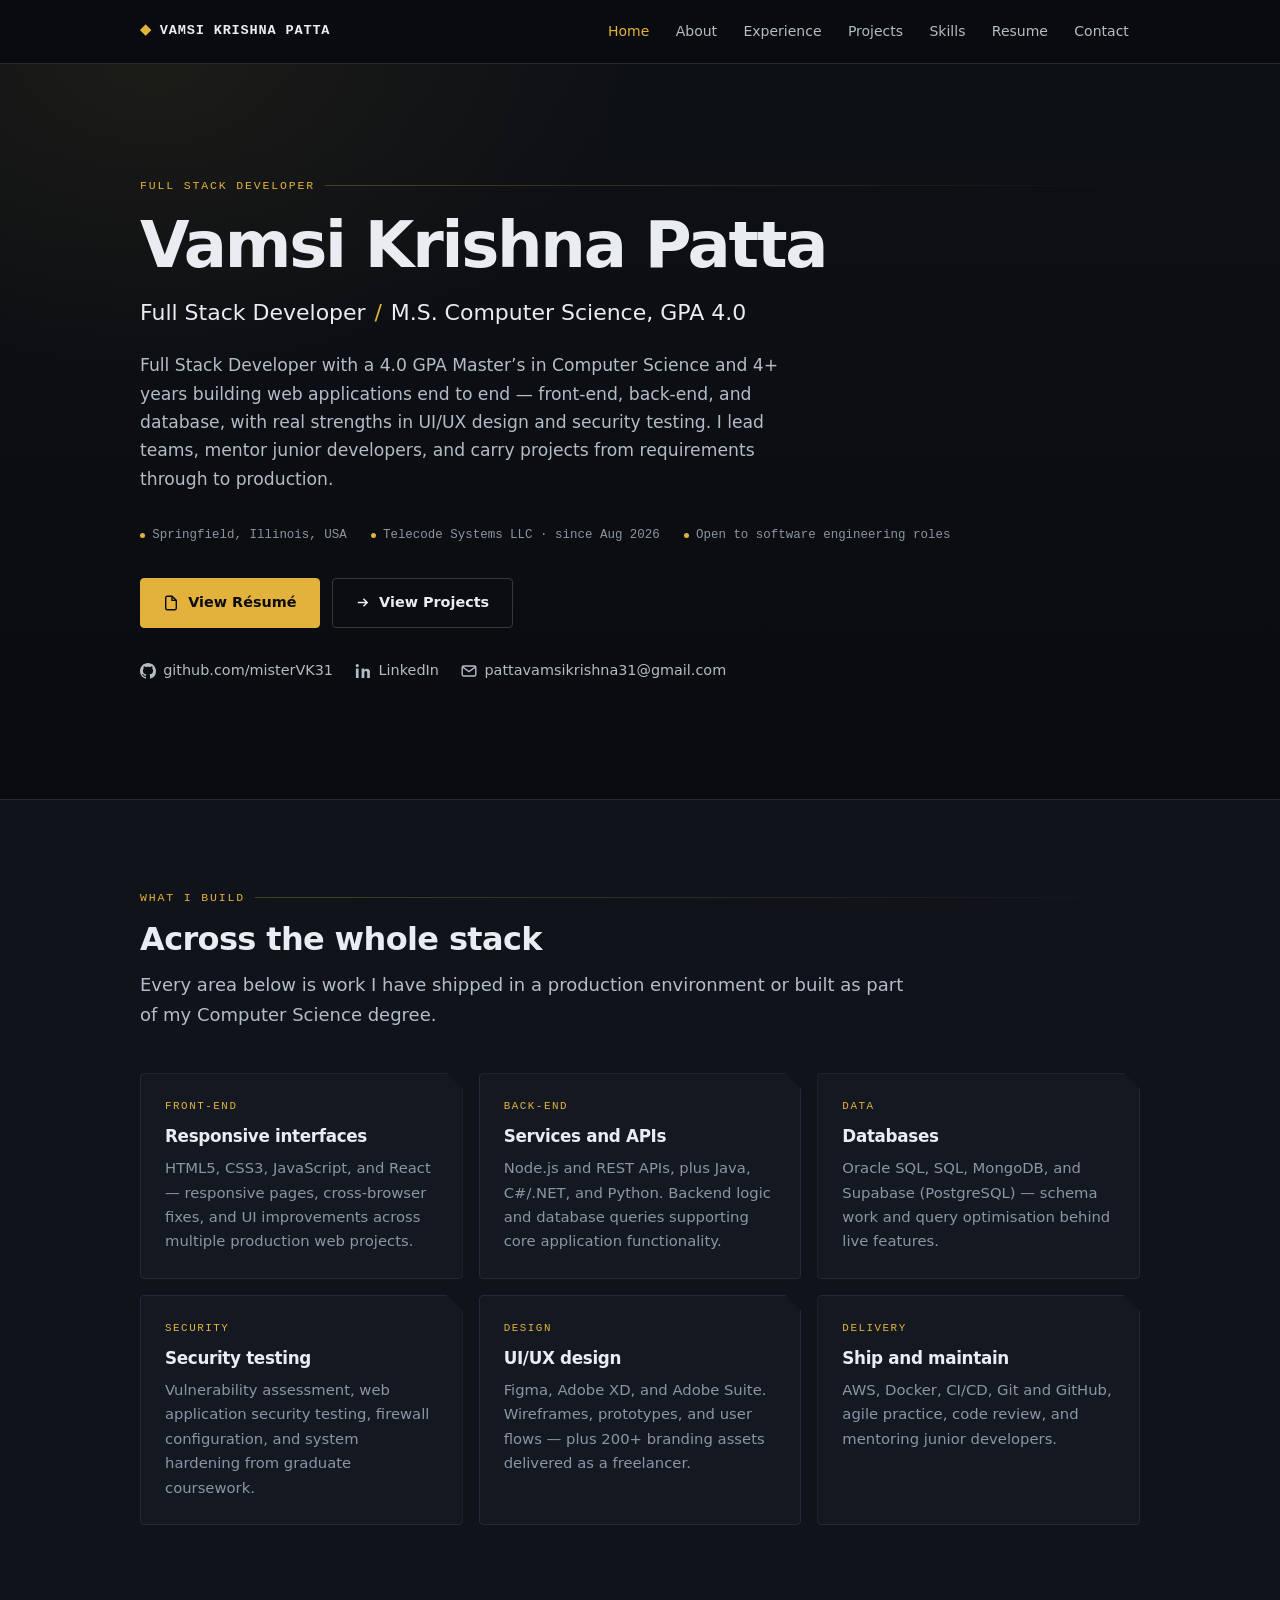
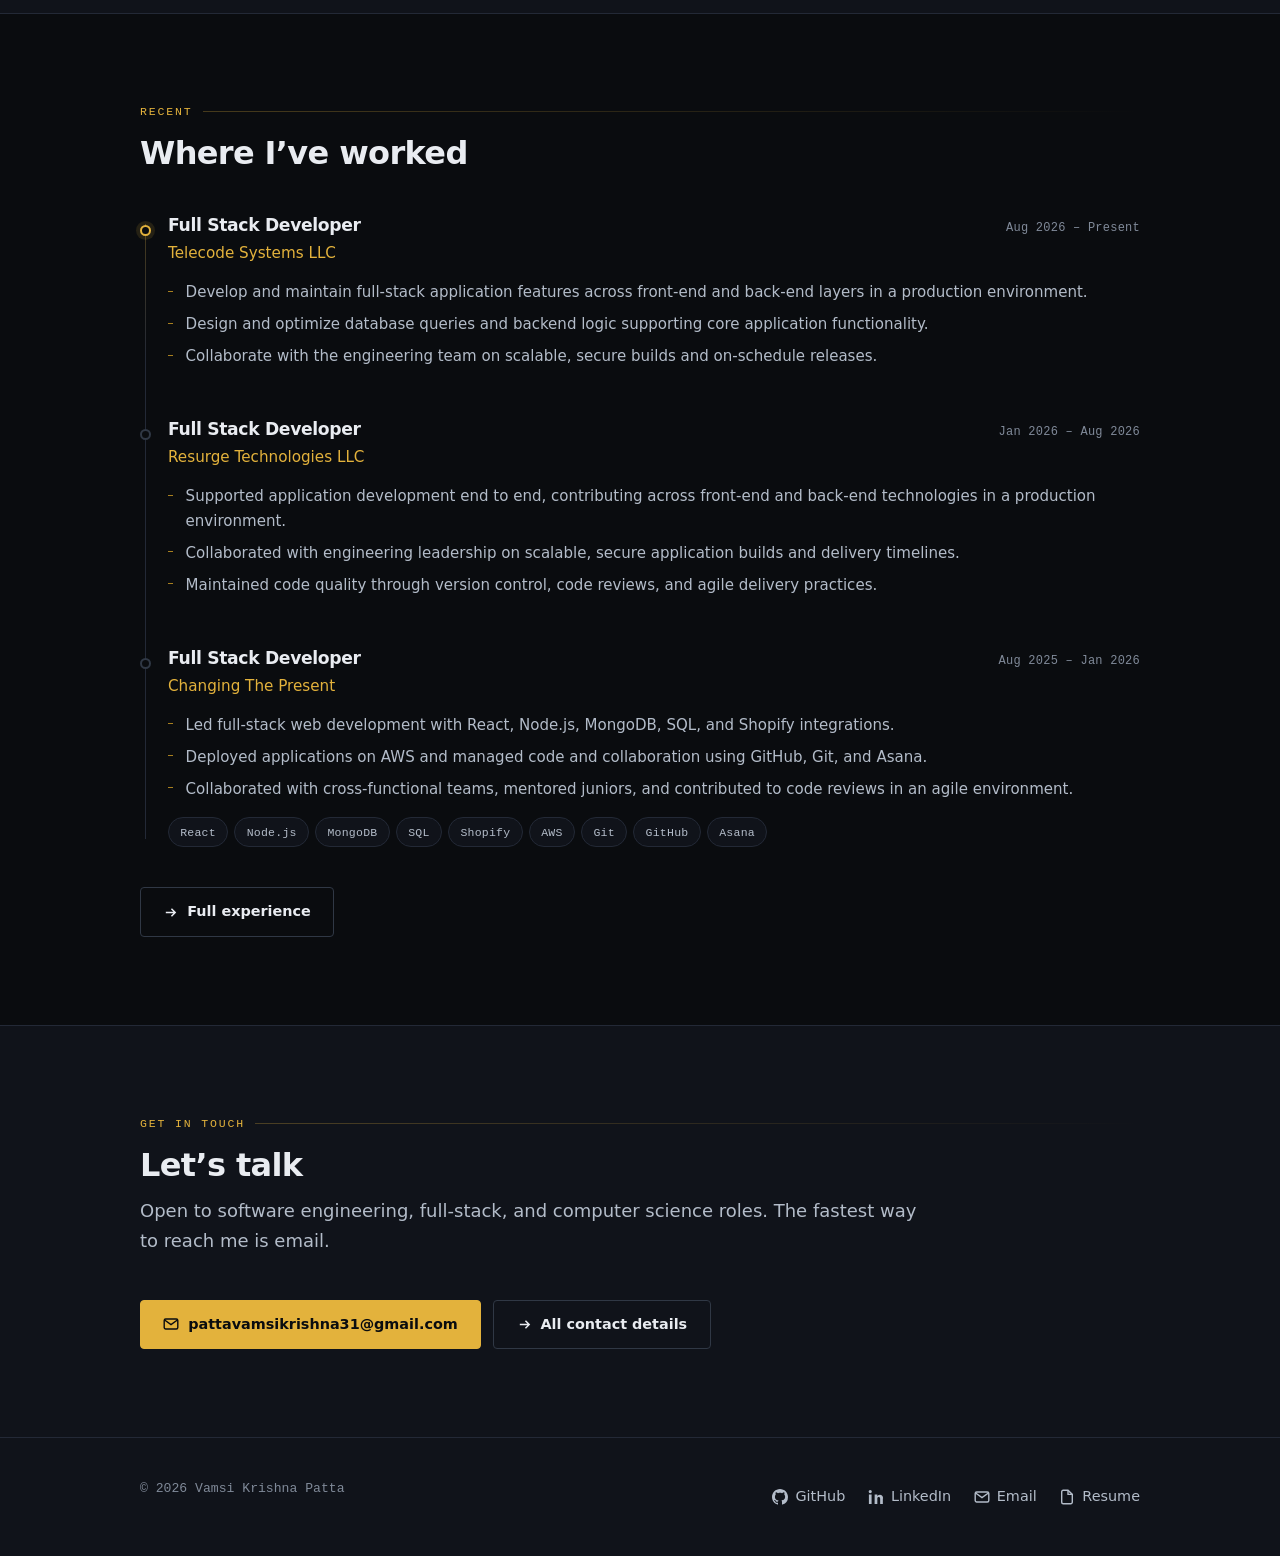
<file: index.html>
<!DOCTYPE html>
<html lang="en">
<head>
  <meta charset="utf-8">
  <meta name="viewport" content="width=device-width, initial-scale=1">
  <title>Vamsi Krishna Patta — Full Stack Developer</title>
  <meta name="description" content="Full Stack Developer with an M.S. in Computer Science (GPA 4.0) and 4+ years building web applications end to end. React, Node.js, Java, C#/.NET, SQL, AWS.">
  <link rel="canonical" href="https://vamsikrishna1.com/">
  <meta name="author" content="Vamsi Krishna Patta">
  <meta name="theme-color" content="#0a0c0f">
  <meta name="robots" content="index, follow, max-image-preview:large">

  <meta property="og:type" content="profile">
  <meta property="og:site_name" content="Vamsi Krishna Patta">
  <meta property="og:title" content="Vamsi Krishna Patta — Full Stack Developer">
  <meta property="og:description" content="Full Stack Developer with an M.S. in Computer Science (GPA 4.0) and 4+ years building web applications end to end. React, Node.js, Java, C#/.NET, SQL, AWS.">
  <meta property="og:url" content="https://vamsikrishna1.com/">
  <meta property="og:image" content="https://vamsikrishna1.com/assets/og.png">
  <meta property="og:image:width" content="1200">
  <meta property="og:image:height" content="630">
  <meta property="og:image:alt" content="Vamsi Krishna Patta — Full Stack Developer">
  <meta property="og:locale" content="en_US">

  <meta name="twitter:card" content="summary_large_image">
  <meta name="twitter:title" content="Vamsi Krishna Patta — Full Stack Developer">
  <meta name="twitter:description" content="Full Stack Developer with an M.S. in Computer Science (GPA 4.0) and 4+ years building web applications end to end. React, Node.js, Java, C#/.NET, SQL, AWS.">
  <meta name="twitter:image" content="https://vamsikrishna1.com/assets/og.png">

  <link rel="icon" href="/assets/favicon.svg" type="image/svg+xml">
  <link rel="apple-touch-icon" href="/assets/apple-touch-icon.png">
  <link rel="stylesheet" href="/assets/css/site.css">
  <script>document.documentElement.className+=" js";</script>
  <script src="/assets/js/nav.js" defer></script>
  <script type="application/ld+json">{"@context":"https://schema.org","@type":"Person","name":"Vamsi Krishna Patta","jobTitle":"Full Stack Developer","url":"https://vamsikrishna1.com/","email":"mailto:pattavamsikrishna31@gmail.com","address":{"@type":"PostalAddress","addressLocality":"Springfield","addressRegion":"IL","addressCountry":"US"},"sameAs":["https://github.com/misterVK31","https://www.linkedin.com/in/vamsi-krishna-8ez8s8gzs2"],"alumniOf":[{"@type":"CollegeOrUniversity","name":"University of Illinois Springfield"},{"@type":"CollegeOrUniversity","name":"Siddharth Institute of Engineering & Technology"}],"worksFor":{"@type":"Organization","name":"Telecode Systems LLC"},"knowsAbout":["Full Stack Development","Java","C#",".NET","Python","JavaScript","React","Node.js","REST APIs","SQL","PostgreSQL","MongoDB","AWS","Docker","CI/CD","UI/UX Design","Security Testing","Data Visualization"]}</script>
</head>
<body>
  <a class="skip" href="#main">Skip to main content</a>

  <header class="site-header">
    <div class="wrap">
      <a class="brand" href="/"><span class="mark" aria-hidden="true">&#9670;</span>VAMSI KRISHNA PATTA</a>
      <button class="nav-toggle" type="button" aria-expanded="false"
              aria-controls="primary-nav" aria-label="Open menu">
        <span class="bar"></span><span class="bar"></span><span class="bar"></span>
      </button>
      <nav id="primary-nav" aria-label="Primary">
        <ul class="nav-list">
          <li><a href="/" aria-current="page">Home</a></li>
          <li><a href="/about/">About</a></li>
          <li><a href="/experience/">Experience</a></li>
          <li><a href="/projects/">Projects</a></li>
          <li><a href="/skills/">Skills</a></li>
          <li><a href="/resume/">Resume</a></li>
          <li><a href="/contact/">Contact</a></li>
        </ul>
      </nav>
    </div>
  </header>

  <main id="main">
    <section class="hero">
      <div class="wrap">
        <p class="eyebrow">Full Stack Developer</p>
        <h1>Vamsi Krishna Patta</h1>
        <p class="hero-role">Full Stack Developer<span class="sep" aria-hidden="true">/</span>M.S. Computer Science, GPA 4.0</p>
        <p class="hero-summary">Full Stack Developer with a 4.0 GPA Master&rsquo;s in Computer Science and 4+ years building web applications end to end &mdash; front-end, back-end, and database, with real strengths in UI/UX design and security testing. I lead teams, mentor junior developers, and carry
          projects from requirements through to production.</p>
        <div class="hero-meta">
          <span><span class="dot" aria-hidden="true"></span>Springfield, Illinois, USA</span>
          <span><span class="dot" aria-hidden="true"></span>Telecode Systems LLC &middot; since Aug 2026</span>
          <span><span class="dot" aria-hidden="true"></span>Open to software engineering roles</span>
        </div>
        <div class="actions">
          <a class="btn btn-primary" href="/resume/"><svg width="16" height="16" viewBox="0 0 16 16" fill="none" stroke="currentColor" stroke-width="1.4" aria-hidden="true"><path d="M9 1.2H4.2a1.5 1.5 0 0 0-1.5 1.5v10.6a1.5 1.5 0 0 0 1.5 1.5h7.6a1.5 1.5 0 0 0 1.5-1.5V5.4Z"/><path d="M9 1.2v4.2h4.3"/></svg>View R&eacute;sum&eacute;</a>
          <a class="btn btn-ghost" href="/projects/"><svg width="15" height="15" viewBox="0 0 16 16" fill="none" stroke="currentColor" stroke-width="1.6" aria-hidden="true"><path d="M3 8h10M9 4l4 4-4 4"/></svg>View Projects</a>
        </div>
        <div class="link-list" style="margin-top:1.75rem">
          <a href="https://github.com/misterVK31" rel="me noopener noreferrer" target="_blank"><svg width="16" height="16" viewBox="0 0 16 16" fill="currentColor" aria-hidden="true"><path d="M8 0C3.58 0 0 3.58 0 8c0 3.54 2.29 6.53 5.47 7.59.4.07.55-.17.55-.38 0-.19-.01-.82-.01-1.49-2.01.37-2.53-.49-2.69-.94-.09-.23-.48-.94-.82-1.13-.28-.15-.68-.52-.01-.53.63-.01 1.08.58 1.23.82.72 1.21 1.87.87 2.33.66.07-.52.28-.87.51-1.07-1.78-.2-3.64-.89-3.64-3.95 0-.87.31-1.59.82-2.15-.08-.2-.36-1.02.08-2.12 0 0 .67-.21 2.2.82.64-.18 1.32-.27 2-.27s1.36.09 2 .27c1.53-1.04 2.2-.82 2.2-.82.44 1.1.16 1.92.08 2.12.51.56.82 1.27.82 2.15 0 3.07-1.87 3.75-3.65 3.95.29.25.54.73.54 1.48 0 1.07-.01 1.93-.01 2.2 0 .21.15.46.55.38A8.01 8.01 0 0 0 16 8c0-4.42-3.58-8-8-8Z"/></svg>github.com/misterVK31</a>
          <a href="https://www.linkedin.com/in/vamsi-krishna-8ez8s8gzs2" rel="me noopener noreferrer" target="_blank"><svg width="16" height="16" viewBox="0 0 16 16" fill="currentColor" aria-hidden="true"><path d="M3.6 5.5H.9V15h2.7V5.5ZM2.25 1A1.6 1.6 0 1 0 2.25 4.2 1.6 1.6 0 0 0 2.25 1ZM15.1 9.6c0-2.6-1.4-3.8-3.24-3.8-1.49 0-2.15.82-2.52 1.4V5.5H6.64c.04.77 0 9.5 0 9.5h2.7V9.7c0-.24.02-.48.09-.65.19-.48.63-.98 1.37-.98.96 0 1.35.74 1.35 1.81V15h2.7V9.6Z"/></svg>LinkedIn</a>
          <a href="mailto:pattavamsikrishna31@gmail.com"><svg width="16" height="16" viewBox="0 0 16 16" fill="none" stroke="currentColor" stroke-width="1.4" aria-hidden="true"><rect x="1.2" y="3" width="13.6" height="10" rx="1.5"/><path d="m1.6 4 6.4 4.6L14.4 4"/></svg>pattavamsikrishna31@gmail.com</a>
        </div>
      </div>
    </section>

    <section class="section alt">
      <div class="wrap">
        <div class="section-head">
          <p class="eyebrow">What I build</p>
          <h2 class="section-title">Across the whole stack</h2>
          <p class="lede">Every area below is work I have shipped in a production environment
            or built as part of my Computer Science degree.</p>
        </div>
        <div class="grid">
          <div class="card card--cut">
            <span class="card-label">Front-End</span>
            <h3>Responsive interfaces</h3>
            <p>HTML5, CSS3, JavaScript, and React &mdash; responsive pages, cross-browser
              fixes, and UI improvements across multiple production web projects.</p>
          </div>
          <div class="card card--cut">
            <span class="card-label">Back-End</span>
            <h3>Services and APIs</h3>
            <p>Node.js and REST APIs, plus Java, C#/.NET, and Python. Backend logic and
              database queries supporting core application functionality.</p>
          </div>
          <div class="card card--cut">
            <span class="card-label">Data</span>
            <h3>Databases</h3>
            <p>Oracle SQL, SQL, MongoDB, and Supabase (PostgreSQL) &mdash; schema work and
              query optimisation behind live features.</p>
          </div>
          <div class="card card--cut">
            <span class="card-label">Security</span>
            <h3>Security testing</h3>
            <p>Vulnerability assessment, web application security testing, firewall
              configuration, and system hardening from graduate coursework.</p>
          </div>
          <div class="card card--cut">
            <span class="card-label">Design</span>
            <h3>UI/UX design</h3>
            <p>Figma, Adobe XD, and Adobe Suite. Wireframes, prototypes, and user flows &mdash;
              plus 200+ branding assets delivered as a freelancer.</p>
          </div>
          <div class="card card--cut">
            <span class="card-label">Delivery</span>
            <h3>Ship and maintain</h3>
            <p>AWS, Docker, CI/CD, Git and GitHub, agile practice, code review, and
              mentoring junior developers.</p>
          </div>
        </div>
      </div>
    </section>

    <section class="section">
      <div class="wrap">
        <div class="section-head">
          <p class="eyebrow">Recent</p>
          <h2 class="section-title">Where I&rsquo;ve worked</h2>
        </div>
        <ul class="timeline">
        <li class="tl-item is-current">
          <div class="tl-head">
            <h3 class="tl-role">Full Stack Developer</h3>
            <span class="tl-dates">Aug 2026 &ndash; Present</span>
          </div>
          <p class="tl-org">Telecode Systems LLC</p>
          <ul class="bullets">
            <li>Develop and maintain full-stack application features across front-end and back-end layers in a production environment.</li>
            <li>Design and optimize database queries and backend logic supporting core application functionality.</li>
            <li>Collaborate with the engineering team on scalable, secure builds and on-schedule releases.</li>
          </ul>
        </li>
        <li class="tl-item">
          <div class="tl-head">
            <h3 class="tl-role">Full Stack Developer</h3>
            <span class="tl-dates">Jan 2026 &ndash; Aug 2026</span>
          </div>
          <p class="tl-org">Resurge Technologies LLC</p>
          <ul class="bullets">
            <li>Supported application development end to end, contributing across front-end and back-end technologies in a production environment.</li>
            <li>Collaborated with engineering leadership on scalable, secure application builds and delivery timelines.</li>
            <li>Maintained code quality through version control, code reviews, and agile delivery practices.</li>
          </ul>
        </li>
        <li class="tl-item">
          <div class="tl-head">
            <h3 class="tl-role">Full Stack Developer</h3>
            <span class="tl-dates">Aug 2025 &ndash; Jan 2026</span>
          </div>
          <p class="tl-org">Changing The Present</p>
          <ul class="bullets">
            <li>Led full-stack web development with React, Node.js, MongoDB, SQL, and Shopify integrations.</li>
            <li>Deployed applications on AWS and managed code and collaboration using GitHub, Git, and Asana.</li>
            <li>Collaborated with cross-functional teams, mentored juniors, and contributed to code reviews in an agile environment.</li>
          </ul>
          <ul class="tags" aria-label="Technologies used"><li>React</li><li>Node.js</li><li>MongoDB</li><li>SQL</li><li>Shopify</li><li>AWS</li><li>Git</li><li>GitHub</li><li>Asana</li></ul>
        </li>
        </ul>
        <div class="actions" style="margin-top:2.5rem">
          <a class="btn btn-ghost" href="/experience/"><svg width="15" height="15" viewBox="0 0 16 16" fill="none" stroke="currentColor" stroke-width="1.6" aria-hidden="true"><path d="M3 8h10M9 4l4 4-4 4"/></svg>Full experience</a>
        </div>
      </div>
    </section>

    <section class="section alt">
      <div class="wrap">
        <div class="section-head">
          <p class="eyebrow">Get in touch</p>
          <h2 class="section-title">Let&rsquo;s talk</h2>
          <p class="lede">Open to software engineering, full-stack, and computer science
            roles. The fastest way to reach me is email.</p>
        </div>
        <div class="actions">
          <a class="btn btn-primary" href="mailto:pattavamsikrishna31@gmail.com"><svg width="16" height="16" viewBox="0 0 16 16" fill="none" stroke="currentColor" stroke-width="1.4" aria-hidden="true"><rect x="1.2" y="3" width="13.6" height="10" rx="1.5"/><path d="m1.6 4 6.4 4.6L14.4 4"/></svg>pattavamsikrishna31@gmail.com</a>
          <a class="btn btn-ghost" href="/contact/"><svg width="15" height="15" viewBox="0 0 16 16" fill="none" stroke="currentColor" stroke-width="1.6" aria-hidden="true"><path d="M3 8h10M9 4l4 4-4 4"/></svg>All contact details</a>
        </div>
      </div>
    </section>

  </main>

  <footer class="site-footer">
    <div class="wrap">
      <p>&copy; 2026 Vamsi Krishna Patta</p>
      <div class="link-list">
        <a href="https://github.com/misterVK31" rel="me noopener noreferrer" target="_blank"><svg width="16" height="16" viewBox="0 0 16 16" fill="currentColor" aria-hidden="true"><path d="M8 0C3.58 0 0 3.58 0 8c0 3.54 2.29 6.53 5.47 7.59.4.07.55-.17.55-.38 0-.19-.01-.82-.01-1.49-2.01.37-2.53-.49-2.69-.94-.09-.23-.48-.94-.82-1.13-.28-.15-.68-.52-.01-.53.63-.01 1.08.58 1.23.82.72 1.21 1.87.87 2.33.66.07-.52.28-.87.51-1.07-1.78-.2-3.64-.89-3.64-3.95 0-.87.31-1.59.82-2.15-.08-.2-.36-1.02.08-2.12 0 0 .67-.21 2.2.82.64-.18 1.32-.27 2-.27s1.36.09 2 .27c1.53-1.04 2.2-.82 2.2-.82.44 1.1.16 1.92.08 2.12.51.56.82 1.27.82 2.15 0 3.07-1.87 3.75-3.65 3.95.29.25.54.73.54 1.48 0 1.07-.01 1.93-.01 2.2 0 .21.15.46.55.38A8.01 8.01 0 0 0 16 8c0-4.42-3.58-8-8-8Z"/></svg>GitHub</a>
        <a href="https://www.linkedin.com/in/vamsi-krishna-8ez8s8gzs2" rel="me noopener noreferrer" target="_blank"><svg width="16" height="16" viewBox="0 0 16 16" fill="currentColor" aria-hidden="true"><path d="M3.6 5.5H.9V15h2.7V5.5ZM2.25 1A1.6 1.6 0 1 0 2.25 4.2 1.6 1.6 0 0 0 2.25 1ZM15.1 9.6c0-2.6-1.4-3.8-3.24-3.8-1.49 0-2.15.82-2.52 1.4V5.5H6.64c.04.77 0 9.5 0 9.5h2.7V9.7c0-.24.02-.48.09-.65.19-.48.63-.98 1.37-.98.96 0 1.35.74 1.35 1.81V15h2.7V9.6Z"/></svg>LinkedIn</a>
        <a href="mailto:pattavamsikrishna31@gmail.com"><svg width="16" height="16" viewBox="0 0 16 16" fill="none" stroke="currentColor" stroke-width="1.4" aria-hidden="true"><rect x="1.2" y="3" width="13.6" height="10" rx="1.5"/><path d="m1.6 4 6.4 4.6L14.4 4"/></svg>Email</a>
        <a href="/resume/"><svg width="16" height="16" viewBox="0 0 16 16" fill="none" stroke="currentColor" stroke-width="1.4" aria-hidden="true"><path d="M9 1.2H4.2a1.5 1.5 0 0 0-1.5 1.5v10.6a1.5 1.5 0 0 0 1.5 1.5h7.6a1.5 1.5 0 0 0 1.5-1.5V5.4Z"/><path d="M9 1.2v4.2h4.3"/></svg>Resume</a>
      </div>
    </div>
  </footer>
</body>
</html>
</file>
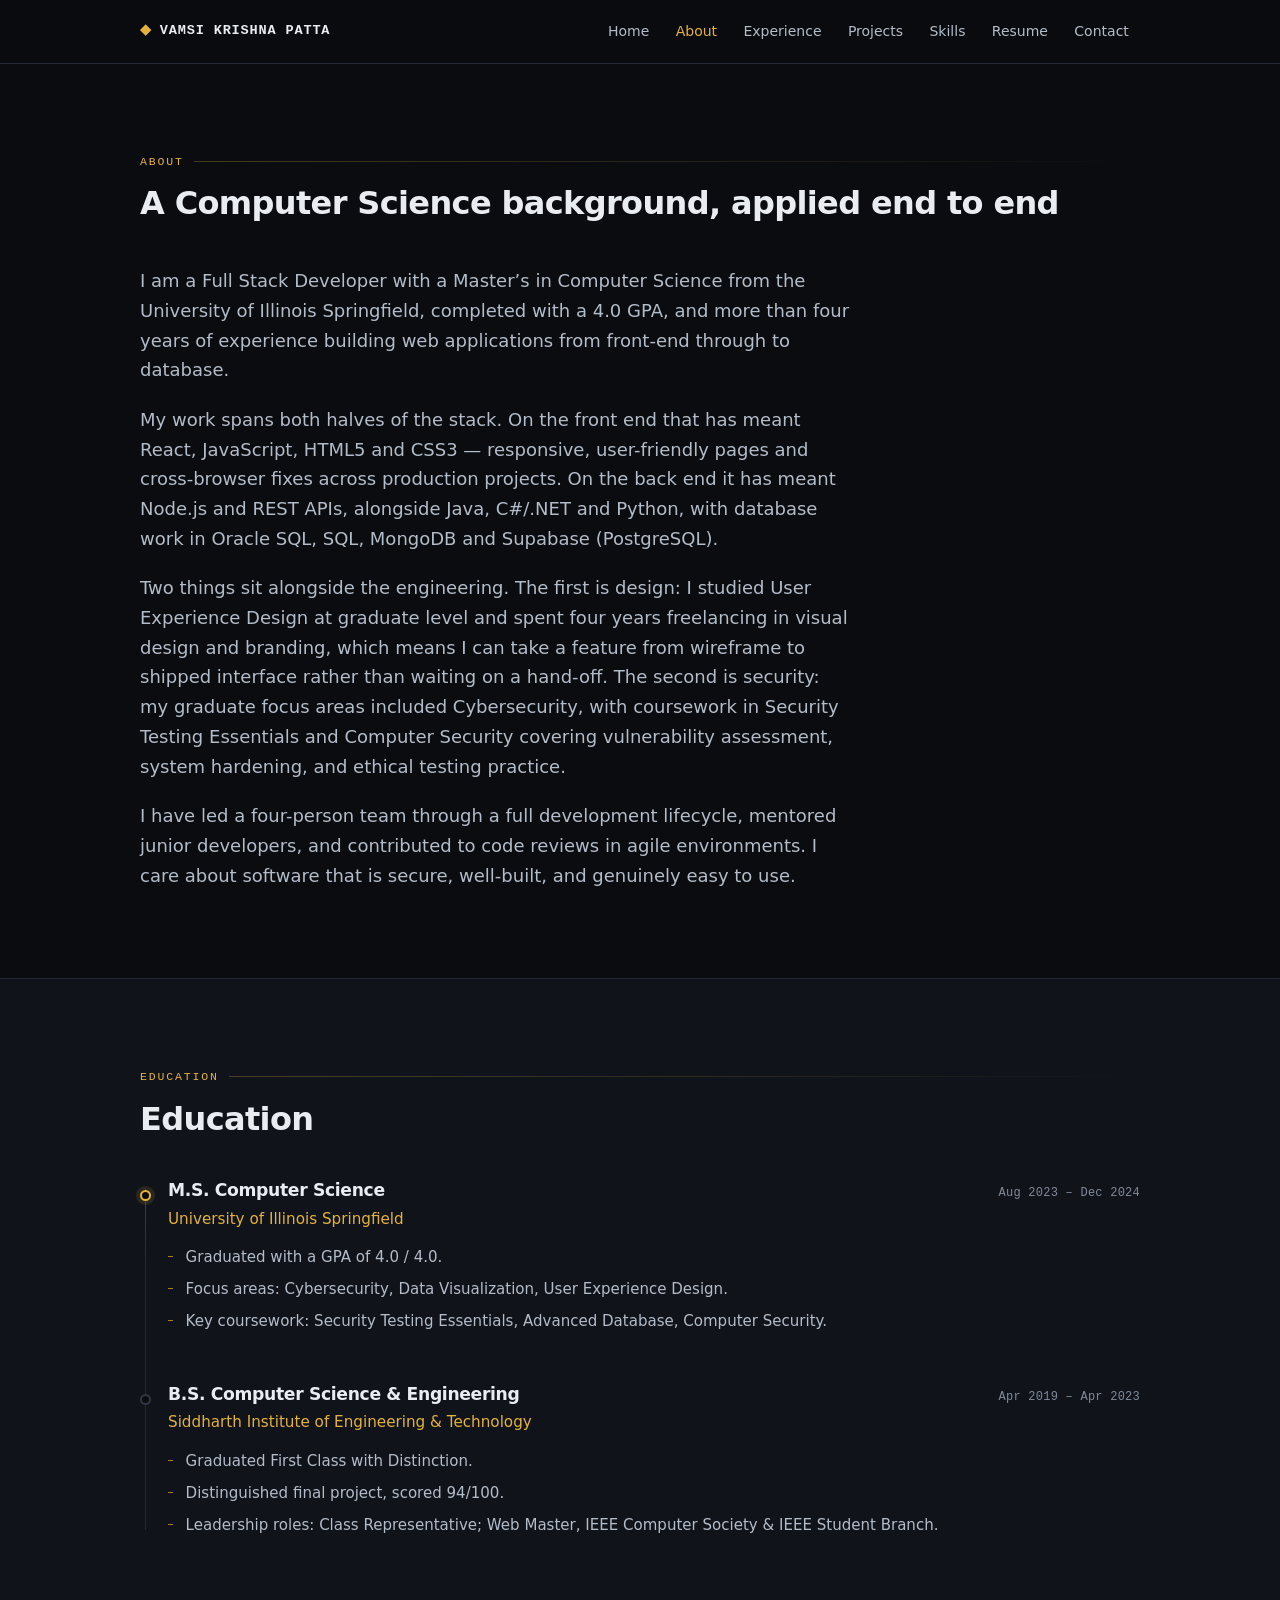
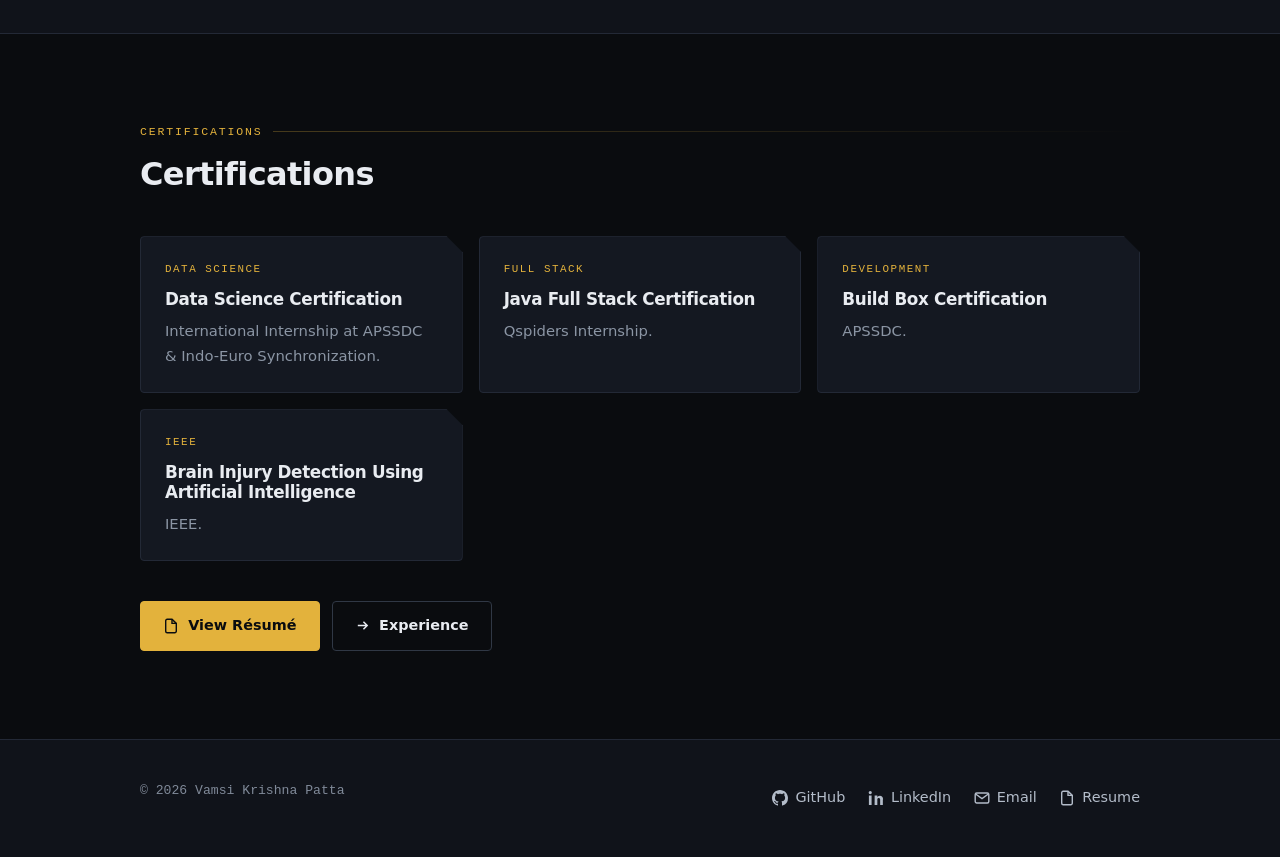
<file: about/index.html>
<!DOCTYPE html>
<html lang="en">
<head>
  <meta charset="utf-8">
  <meta name="viewport" content="width=device-width, initial-scale=1">
  <title>About — Vamsi Krishna Patta</title>
  <meta name="description" content="Full Stack Developer with an M.S. in Computer Science (GPA 4.0) from the University of Illinois Springfield. Front-end, back-end, databases, UI/UX design, and security testing.">
  <link rel="canonical" href="https://vamsikrishna1.com/about/">
  <meta name="author" content="Vamsi Krishna Patta">
  <meta name="theme-color" content="#0a0c0f">
  <meta name="robots" content="index, follow, max-image-preview:large">

  <meta property="og:type" content="profile">
  <meta property="og:site_name" content="Vamsi Krishna Patta">
  <meta property="og:title" content="About — Vamsi Krishna Patta">
  <meta property="og:description" content="Full Stack Developer with an M.S. in Computer Science (GPA 4.0) from the University of Illinois Springfield. Front-end, back-end, databases, UI/UX design, and security testing.">
  <meta property="og:url" content="https://vamsikrishna1.com/about/">
  <meta property="og:image" content="https://vamsikrishna1.com/assets/og.png">
  <meta property="og:image:width" content="1200">
  <meta property="og:image:height" content="630">
  <meta property="og:image:alt" content="Vamsi Krishna Patta — Full Stack Developer">
  <meta property="og:locale" content="en_US">

  <meta name="twitter:card" content="summary_large_image">
  <meta name="twitter:title" content="About — Vamsi Krishna Patta">
  <meta name="twitter:description" content="Full Stack Developer with an M.S. in Computer Science (GPA 4.0) from the University of Illinois Springfield. Front-end, back-end, databases, UI/UX design, and security testing.">
  <meta name="twitter:image" content="https://vamsikrishna1.com/assets/og.png">

  <link rel="icon" href="/assets/favicon.svg" type="image/svg+xml">
  <link rel="apple-touch-icon" href="/assets/apple-touch-icon.png">
  <link rel="stylesheet" href="/assets/css/site.css">
  <script>document.documentElement.className+=" js";</script>
  <script src="/assets/js/nav.js" defer></script>
</head>
<body>
  <a class="skip" href="#main">Skip to main content</a>

  <header class="site-header">
    <div class="wrap">
      <a class="brand" href="/"><span class="mark" aria-hidden="true">&#9670;</span>VAMSI KRISHNA PATTA</a>
      <button class="nav-toggle" type="button" aria-expanded="false"
              aria-controls="primary-nav" aria-label="Open menu">
        <span class="bar"></span><span class="bar"></span><span class="bar"></span>
      </button>
      <nav id="primary-nav" aria-label="Primary">
        <ul class="nav-list">
          <li><a href="/">Home</a></li>
          <li><a href="/about/" aria-current="page">About</a></li>
          <li><a href="/experience/">Experience</a></li>
          <li><a href="/projects/">Projects</a></li>
          <li><a href="/skills/">Skills</a></li>
          <li><a href="/resume/">Resume</a></li>
          <li><a href="/contact/">Contact</a></li>
        </ul>
      </nav>
    </div>
  </header>

  <main id="main">
    <section class="section">
      <div class="wrap">
        <div class="section-head">
          <p class="eyebrow">About</p>
          <h1 class="section-title">A Computer Science background, applied end to end</h1>
        </div>
        <div style="max-width:70ch">
          <p class="lede">I am a Full Stack Developer with a Master&rsquo;s in Computer Science
            from the University of Illinois Springfield, completed with a 4.0 GPA, and more than
            four years of experience building web applications from front-end through to database.</p>
          <p class="lede" style="margin-top:1.25rem">My work spans both halves of the stack.
            On the front end that has meant React, JavaScript, HTML5 and CSS3 &mdash; responsive,
            user-friendly pages and cross-browser fixes across production projects. On the back end
            it has meant Node.js and REST APIs, alongside Java, C#/.NET and Python, with database
            work in Oracle SQL, SQL, MongoDB and Supabase (PostgreSQL).</p>
          <p class="lede" style="margin-top:1.25rem">Two things sit alongside the engineering.
            The first is design: I studied User Experience Design at graduate level and spent four
            years freelancing in visual design and branding, which means I can take a feature from
            wireframe to shipped interface rather than waiting on a hand-off. The second is security:
            my graduate focus areas included Cybersecurity, with coursework in Security Testing
            Essentials and Computer Security covering vulnerability assessment, system hardening,
            and ethical testing practice.</p>
          <p class="lede" style="margin-top:1.25rem">I have led a four-person team through a full
            development lifecycle, mentored junior developers, and contributed to code reviews in
            agile environments. I care about software that is secure, well-built, and genuinely
            easy to use.</p>
        </div>
      </div>
    </section>

    <section class="section alt">
      <div class="wrap">
        <div class="section-head">
          <p class="eyebrow">Education</p>
          <h2 class="section-title">Education</h2>
        </div>
        <ul class="timeline">
          <li class="tl-item is-current">
            <div class="tl-head">
              <h3 class="tl-role">M.S. Computer Science</h3>
              <span class="tl-dates">Aug 2023 &ndash; Dec 2024</span>
            </div>
            <p class="tl-org">University of Illinois Springfield</p>
            <ul class="bullets">
              <li>Graduated with a GPA of 4.0 / 4.0.</li>
              <li>Focus areas: Cybersecurity, Data Visualization, User Experience Design.</li>
              <li>Key coursework: Security Testing Essentials, Advanced Database, Computer Security.</li>
            </ul>
          </li>
          <li class="tl-item">
            <div class="tl-head">
              <h3 class="tl-role">B.S. Computer Science &amp; Engineering</h3>
              <span class="tl-dates">Apr 2019 &ndash; Apr 2023</span>
            </div>
            <p class="tl-org">Siddharth Institute of Engineering &amp; Technology</p>
            <ul class="bullets">
              <li>Graduated First Class with Distinction.</li>
              <li>Distinguished final project, scored 94/100.</li>
              <li>Leadership roles: Class Representative; Web Master, IEEE Computer Society &amp; IEEE Student Branch.</li>
            </ul>
          </li>
        </ul>
      </div>
    </section>

    <section class="section">
      <div class="wrap">
        <div class="section-head">
          <p class="eyebrow">Certifications</p>
          <h2 class="section-title">Certifications</h2>
        </div>
        <div class="grid">
          <div class="card card--cut">
            <span class="card-label">Data Science</span>
            <h3>Data Science Certification</h3>
            <p>International Internship at APSSDC &amp; Indo-Euro Synchronization.</p>
          </div>
          <div class="card card--cut">
            <span class="card-label">Full Stack</span>
            <h3>Java Full Stack Certification</h3>
            <p>Qspiders Internship.</p>
          </div>
          <div class="card card--cut">
            <span class="card-label">Development</span>
            <h3>Build Box Certification</h3>
            <p>APSSDC.</p>
          </div>
          <div class="card card--cut">
            <span class="card-label">IEEE</span>
            <h3>Brain Injury Detection Using Artificial Intelligence</h3>
            <p>IEEE.</p>
          </div>
        </div>
        <div class="actions" style="margin-top:2.5rem">
          <a class="btn btn-primary" href="/resume/"><svg width="16" height="16" viewBox="0 0 16 16" fill="none" stroke="currentColor" stroke-width="1.4" aria-hidden="true"><path d="M9 1.2H4.2a1.5 1.5 0 0 0-1.5 1.5v10.6a1.5 1.5 0 0 0 1.5 1.5h7.6a1.5 1.5 0 0 0 1.5-1.5V5.4Z"/><path d="M9 1.2v4.2h4.3"/></svg>View R&eacute;sum&eacute;</a>
          <a class="btn btn-ghost" href="/experience/"><svg width="15" height="15" viewBox="0 0 16 16" fill="none" stroke="currentColor" stroke-width="1.6" aria-hidden="true"><path d="M3 8h10M9 4l4 4-4 4"/></svg>Experience</a>
        </div>
      </div>
    </section>

  </main>

  <footer class="site-footer">
    <div class="wrap">
      <p>&copy; 2026 Vamsi Krishna Patta</p>
      <div class="link-list">
        <a href="https://github.com/misterVK31" rel="me noopener noreferrer" target="_blank"><svg width="16" height="16" viewBox="0 0 16 16" fill="currentColor" aria-hidden="true"><path d="M8 0C3.58 0 0 3.58 0 8c0 3.54 2.29 6.53 5.47 7.59.4.07.55-.17.55-.38 0-.19-.01-.82-.01-1.49-2.01.37-2.53-.49-2.69-.94-.09-.23-.48-.94-.82-1.13-.28-.15-.68-.52-.01-.53.63-.01 1.08.58 1.23.82.72 1.21 1.87.87 2.33.66.07-.52.28-.87.51-1.07-1.78-.2-3.64-.89-3.64-3.95 0-.87.31-1.59.82-2.15-.08-.2-.36-1.02.08-2.12 0 0 .67-.21 2.2.82.64-.18 1.32-.27 2-.27s1.36.09 2 .27c1.53-1.04 2.2-.82 2.2-.82.44 1.1.16 1.92.08 2.12.51.56.82 1.27.82 2.15 0 3.07-1.87 3.75-3.65 3.95.29.25.54.73.54 1.48 0 1.07-.01 1.93-.01 2.2 0 .21.15.46.55.38A8.01 8.01 0 0 0 16 8c0-4.42-3.58-8-8-8Z"/></svg>GitHub</a>
        <a href="https://www.linkedin.com/in/vamsi-krishna-8ez8s8gzs2" rel="me noopener noreferrer" target="_blank"><svg width="16" height="16" viewBox="0 0 16 16" fill="currentColor" aria-hidden="true"><path d="M3.6 5.5H.9V15h2.7V5.5ZM2.25 1A1.6 1.6 0 1 0 2.25 4.2 1.6 1.6 0 0 0 2.25 1ZM15.1 9.6c0-2.6-1.4-3.8-3.24-3.8-1.49 0-2.15.82-2.52 1.4V5.5H6.64c.04.77 0 9.5 0 9.5h2.7V9.7c0-.24.02-.48.09-.65.19-.48.63-.98 1.37-.98.96 0 1.35.74 1.35 1.81V15h2.7V9.6Z"/></svg>LinkedIn</a>
        <a href="mailto:pattavamsikrishna31@gmail.com"><svg width="16" height="16" viewBox="0 0 16 16" fill="none" stroke="currentColor" stroke-width="1.4" aria-hidden="true"><rect x="1.2" y="3" width="13.6" height="10" rx="1.5"/><path d="m1.6 4 6.4 4.6L14.4 4"/></svg>Email</a>
        <a href="/resume/"><svg width="16" height="16" viewBox="0 0 16 16" fill="none" stroke="currentColor" stroke-width="1.4" aria-hidden="true"><path d="M9 1.2H4.2a1.5 1.5 0 0 0-1.5 1.5v10.6a1.5 1.5 0 0 0 1.5 1.5h7.6a1.5 1.5 0 0 0 1.5-1.5V5.4Z"/><path d="M9 1.2v4.2h4.3"/></svg>Resume</a>
      </div>
    </div>
  </footer>
</body>
</html>
</file>
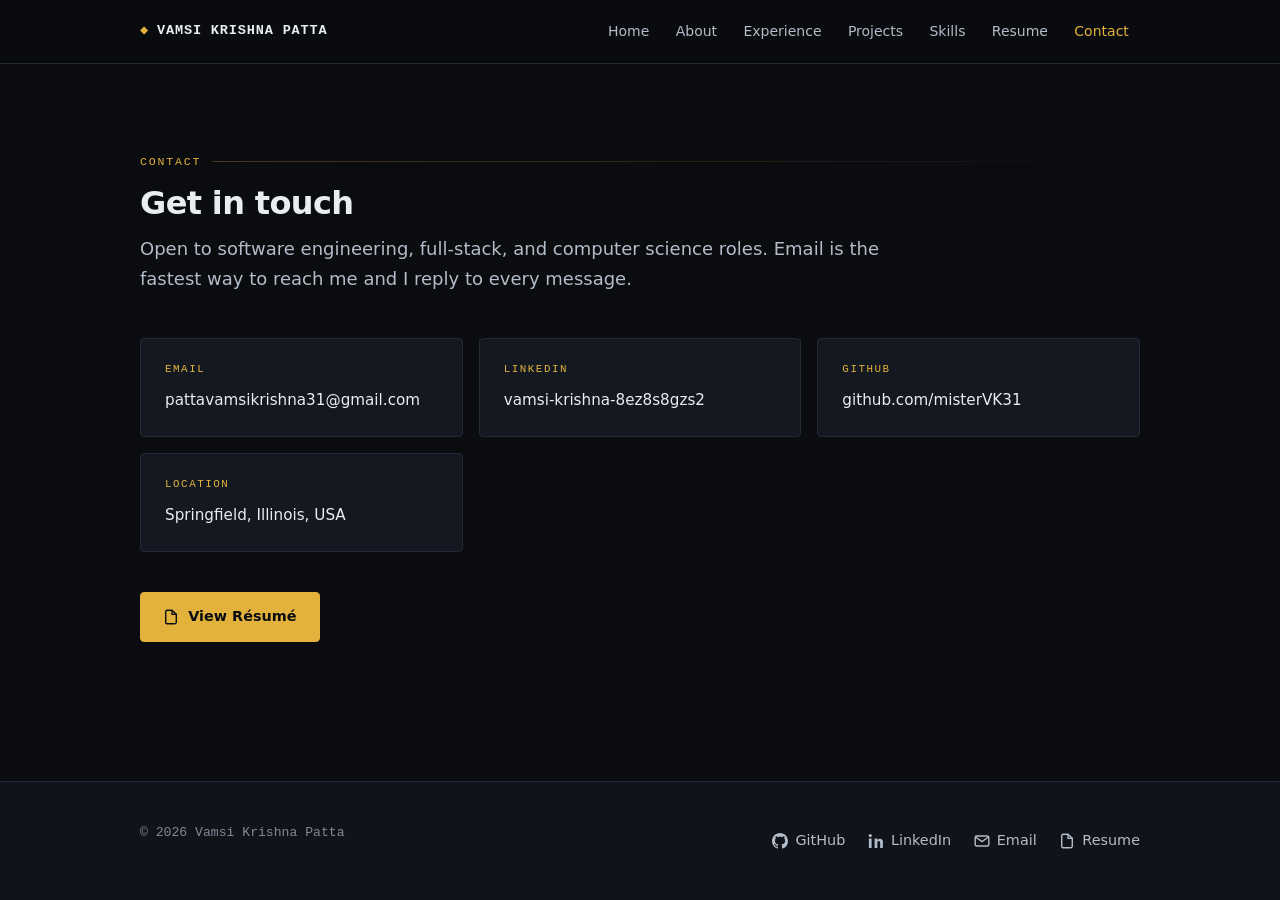
<file: contact/index.html>
<!DOCTYPE html>
<html lang="en">
<head>
  <meta charset="utf-8">
  <meta name="viewport" content="width=device-width, initial-scale=1">
  <title>Contact — Vamsi Krishna Patta</title>
  <meta name="description" content="Contact Vamsi Krishna Patta — Full Stack Developer based in Springfield, Illinois. Email, LinkedIn, and GitHub.">
  <link rel="canonical" href="https://vamsikrishna1.com/contact/">
  <meta name="author" content="Vamsi Krishna Patta">
  <meta name="theme-color" content="#0a0c0f">
  <meta name="robots" content="index, follow, max-image-preview:large">

  <meta property="og:type" content="website">
  <meta property="og:site_name" content="Vamsi Krishna Patta">
  <meta property="og:title" content="Contact — Vamsi Krishna Patta">
  <meta property="og:description" content="Contact Vamsi Krishna Patta — Full Stack Developer based in Springfield, Illinois. Email, LinkedIn, and GitHub.">
  <meta property="og:url" content="https://vamsikrishna1.com/contact/">
  <meta property="og:image" content="https://vamsikrishna1.com/assets/og.png">
  <meta property="og:image:width" content="1200">
  <meta property="og:image:height" content="630">
  <meta property="og:image:alt" content="Vamsi Krishna Patta — Full Stack Developer">
  <meta property="og:locale" content="en_US">

  <meta name="twitter:card" content="summary_large_image">
  <meta name="twitter:title" content="Contact — Vamsi Krishna Patta">
  <meta name="twitter:description" content="Contact Vamsi Krishna Patta — Full Stack Developer based in Springfield, Illinois. Email, LinkedIn, and GitHub.">
  <meta name="twitter:image" content="https://vamsikrishna1.com/assets/og.png">

  <link rel="icon" href="/assets/favicon.svg" type="image/svg+xml">
  <link rel="apple-touch-icon" href="/assets/apple-touch-icon.png">
  <link rel="stylesheet" href="/assets/css/site.css">
  <script>document.documentElement.className+=" js";</script>
  <script src="/assets/js/nav.js" defer></script>
</head>
<body>
  <a class="skip" href="#main">Skip to main content</a>

  <header class="site-header">
    <div class="wrap">
      <a class="brand" href="/"><span class="mark" aria-hidden="true">&#9670;</span>VAMSI KRISHNA PATTA</a>
      <button class="nav-toggle" type="button" aria-expanded="false"
              aria-controls="primary-nav" aria-label="Open menu">
        <span class="bar"></span><span class="bar"></span><span class="bar"></span>
      </button>
      <nav id="primary-nav" aria-label="Primary">
        <ul class="nav-list">
          <li><a href="/">Home</a></li>
          <li><a href="/about/">About</a></li>
          <li><a href="/experience/">Experience</a></li>
          <li><a href="/projects/">Projects</a></li>
          <li><a href="/skills/">Skills</a></li>
          <li><a href="/resume/">Resume</a></li>
          <li><a href="/contact/" aria-current="page">Contact</a></li>
        </ul>
      </nav>
    </div>
  </header>

  <main id="main">
    <section class="section">
      <div class="wrap">
        <div class="section-head">
          <p class="eyebrow">Contact</p>
          <h1 class="section-title">Get in touch</h1>
          <p class="lede">Open to software engineering, full-stack, and computer science roles.
            Email is the fastest way to reach me and I reply to every message.</p>
        </div>
        <div class="contact-grid">
          <a class="contact-card" href="mailto:pattavamsikrishna31@gmail.com">
            <span class="label">Email</span>
            <span class="value">pattavamsikrishna31@gmail.com</span>
          </a>
          <a class="contact-card" href="https://www.linkedin.com/in/vamsi-krishna-8ez8s8gzs2" rel="me noopener noreferrer" target="_blank">
            <span class="label">LinkedIn</span>
            <span class="value">vamsi-krishna-8ez8s8gzs2</span>
          </a>
          <a class="contact-card" href="https://github.com/misterVK31" rel="me noopener noreferrer" target="_blank">
            <span class="label">GitHub</span>
            <span class="value">github.com/misterVK31</span>
          </a>
          <div class="contact-card">
            <span class="label">Location</span>
            <span class="value">Springfield, Illinois, USA</span>
          </div>
        </div>
        <div class="actions" style="margin-top:2.5rem">
          <a class="btn btn-primary" href="/resume/"><svg width="16" height="16" viewBox="0 0 16 16" fill="none" stroke="currentColor" stroke-width="1.4" aria-hidden="true"><path d="M9 1.2H4.2a1.5 1.5 0 0 0-1.5 1.5v10.6a1.5 1.5 0 0 0 1.5 1.5h7.6a1.5 1.5 0 0 0 1.5-1.5V5.4Z"/><path d="M9 1.2v4.2h4.3"/></svg>View R&eacute;sum&eacute;</a>
        </div>
      </div>
    </section>

  </main>

  <footer class="site-footer">
    <div class="wrap">
      <p>&copy; 2026 Vamsi Krishna Patta</p>
      <div class="link-list">
        <a href="https://github.com/misterVK31" rel="me noopener noreferrer" target="_blank"><svg width="16" height="16" viewBox="0 0 16 16" fill="currentColor" aria-hidden="true"><path d="M8 0C3.58 0 0 3.58 0 8c0 3.54 2.29 6.53 5.47 7.59.4.07.55-.17.55-.38 0-.19-.01-.82-.01-1.49-2.01.37-2.53-.49-2.69-.94-.09-.23-.48-.94-.82-1.13-.28-.15-.68-.52-.01-.53.63-.01 1.08.58 1.23.82.72 1.21 1.87.87 2.33.66.07-.52.28-.87.51-1.07-1.78-.2-3.64-.89-3.64-3.95 0-.87.31-1.59.82-2.15-.08-.2-.36-1.02.08-2.12 0 0 .67-.21 2.2.82.64-.18 1.32-.27 2-.27s1.36.09 2 .27c1.53-1.04 2.2-.82 2.2-.82.44 1.1.16 1.92.08 2.12.51.56.82 1.27.82 2.15 0 3.07-1.87 3.75-3.65 3.95.29.25.54.73.54 1.48 0 1.07-.01 1.93-.01 2.2 0 .21.15.46.55.38A8.01 8.01 0 0 0 16 8c0-4.42-3.58-8-8-8Z"/></svg>GitHub</a>
        <a href="https://www.linkedin.com/in/vamsi-krishna-8ez8s8gzs2" rel="me noopener noreferrer" target="_blank"><svg width="16" height="16" viewBox="0 0 16 16" fill="currentColor" aria-hidden="true"><path d="M3.6 5.5H.9V15h2.7V5.5ZM2.25 1A1.6 1.6 0 1 0 2.25 4.2 1.6 1.6 0 0 0 2.25 1ZM15.1 9.6c0-2.6-1.4-3.8-3.24-3.8-1.49 0-2.15.82-2.52 1.4V5.5H6.64c.04.77 0 9.5 0 9.5h2.7V9.7c0-.24.02-.48.09-.65.19-.48.63-.98 1.37-.98.96 0 1.35.74 1.35 1.81V15h2.7V9.6Z"/></svg>LinkedIn</a>
        <a href="mailto:pattavamsikrishna31@gmail.com"><svg width="16" height="16" viewBox="0 0 16 16" fill="none" stroke="currentColor" stroke-width="1.4" aria-hidden="true"><rect x="1.2" y="3" width="13.6" height="10" rx="1.5"/><path d="m1.6 4 6.4 4.6L14.4 4"/></svg>Email</a>
        <a href="/resume/"><svg width="16" height="16" viewBox="0 0 16 16" fill="none" stroke="currentColor" stroke-width="1.4" aria-hidden="true"><path d="M9 1.2H4.2a1.5 1.5 0 0 0-1.5 1.5v10.6a1.5 1.5 0 0 0 1.5 1.5h7.6a1.5 1.5 0 0 0 1.5-1.5V5.4Z"/><path d="M9 1.2v4.2h4.3"/></svg>Resume</a>
      </div>
    </div>
  </footer>
</body>
</html>
</file>
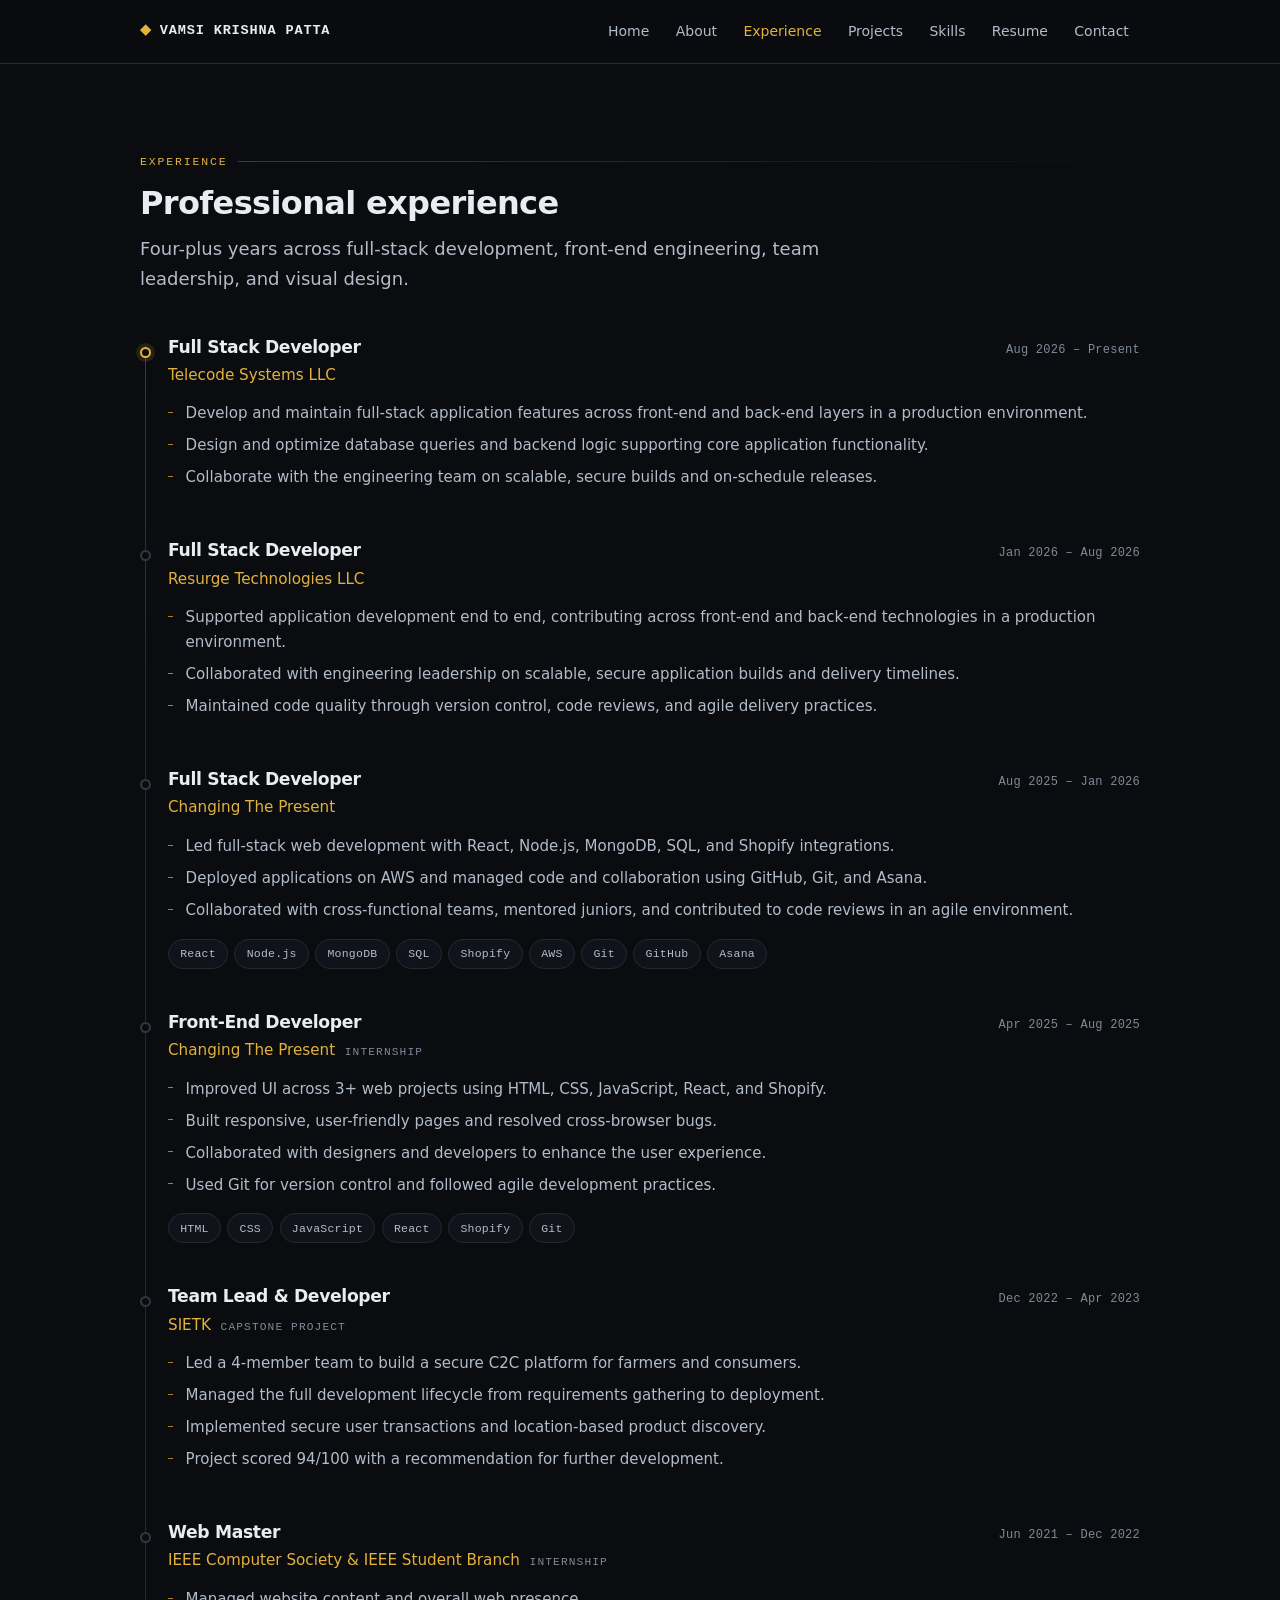
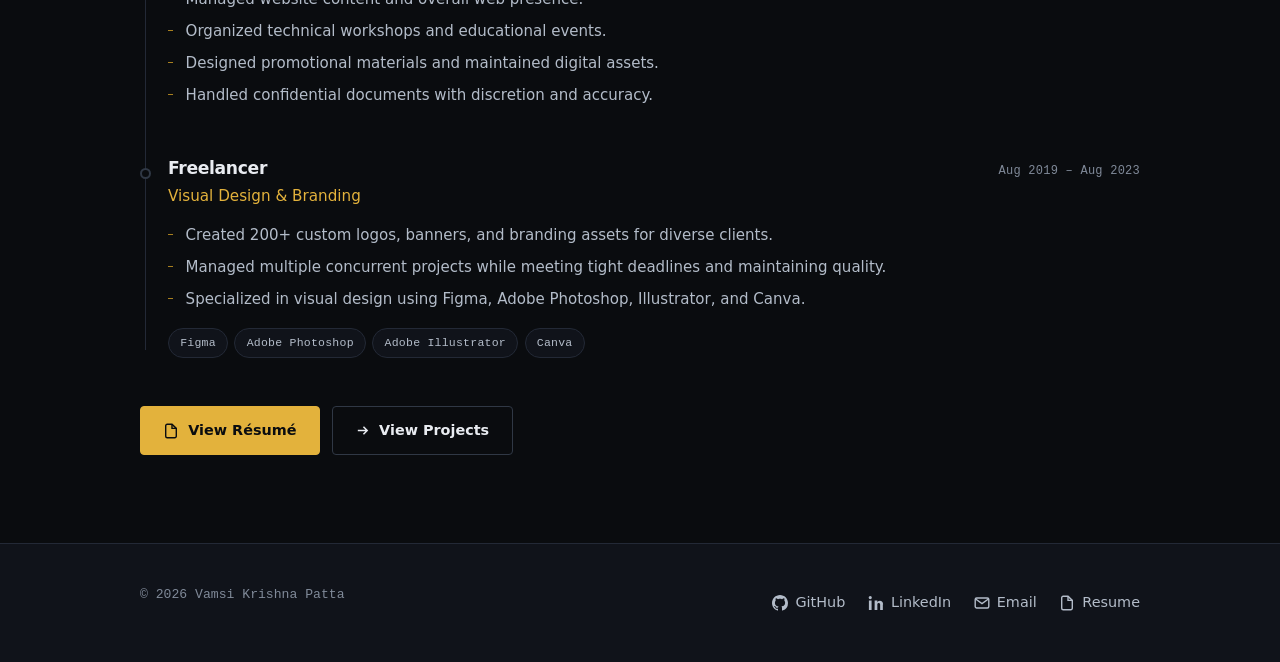
<file: experience/index.html>
<!DOCTYPE html>
<html lang="en">
<head>
  <meta charset="utf-8">
  <meta name="viewport" content="width=device-width, initial-scale=1">
  <title>Experience — Vamsi Krishna Patta</title>
  <meta name="description" content="Full-stack and front-end development roles at Telecode Systems, Resurge Technologies, and Changing The Present, plus team leadership at SIETK and IEEE.">
  <link rel="canonical" href="https://vamsikrishna1.com/experience/">
  <meta name="author" content="Vamsi Krishna Patta">
  <meta name="theme-color" content="#0a0c0f">
  <meta name="robots" content="index, follow, max-image-preview:large">

  <meta property="og:type" content="website">
  <meta property="og:site_name" content="Vamsi Krishna Patta">
  <meta property="og:title" content="Experience — Vamsi Krishna Patta">
  <meta property="og:description" content="Full-stack and front-end development roles at Telecode Systems, Resurge Technologies, and Changing The Present, plus team leadership at SIETK and IEEE.">
  <meta property="og:url" content="https://vamsikrishna1.com/experience/">
  <meta property="og:image" content="https://vamsikrishna1.com/assets/og.png">
  <meta property="og:image:width" content="1200">
  <meta property="og:image:height" content="630">
  <meta property="og:image:alt" content="Vamsi Krishna Patta — Full Stack Developer">
  <meta property="og:locale" content="en_US">

  <meta name="twitter:card" content="summary_large_image">
  <meta name="twitter:title" content="Experience — Vamsi Krishna Patta">
  <meta name="twitter:description" content="Full-stack and front-end development roles at Telecode Systems, Resurge Technologies, and Changing The Present, plus team leadership at SIETK and IEEE.">
  <meta name="twitter:image" content="https://vamsikrishna1.com/assets/og.png">

  <link rel="icon" href="/assets/favicon.svg" type="image/svg+xml">
  <link rel="apple-touch-icon" href="/assets/apple-touch-icon.png">
  <link rel="stylesheet" href="/assets/css/site.css">
  <script>document.documentElement.className+=" js";</script>
  <script src="/assets/js/nav.js" defer></script>
</head>
<body>
  <a class="skip" href="#main">Skip to main content</a>

  <header class="site-header">
    <div class="wrap">
      <a class="brand" href="/"><span class="mark" aria-hidden="true">&#9670;</span>VAMSI KRISHNA PATTA</a>
      <button class="nav-toggle" type="button" aria-expanded="false"
              aria-controls="primary-nav" aria-label="Open menu">
        <span class="bar"></span><span class="bar"></span><span class="bar"></span>
      </button>
      <nav id="primary-nav" aria-label="Primary">
        <ul class="nav-list">
          <li><a href="/">Home</a></li>
          <li><a href="/about/">About</a></li>
          <li><a href="/experience/" aria-current="page">Experience</a></li>
          <li><a href="/projects/">Projects</a></li>
          <li><a href="/skills/">Skills</a></li>
          <li><a href="/resume/">Resume</a></li>
          <li><a href="/contact/">Contact</a></li>
        </ul>
      </nav>
    </div>
  </header>

  <main id="main">
    <section class="section">
      <div class="wrap">
        <div class="section-head">
          <p class="eyebrow">Experience</p>
          <h1 class="section-title">Professional experience</h1>
          <p class="lede">Four-plus years across full-stack development, front-end engineering,
            team leadership, and visual design.</p>
        </div>
        <ul class="timeline">
        <li class="tl-item is-current">
          <div class="tl-head">
            <h2 class="tl-role">Full Stack Developer</h2>
            <span class="tl-dates">Aug 2026 &ndash; Present</span>
          </div>
          <p class="tl-org">Telecode Systems LLC</p>
          <ul class="bullets">
            <li>Develop and maintain full-stack application features across front-end and back-end layers in a production environment.</li>
            <li>Design and optimize database queries and backend logic supporting core application functionality.</li>
            <li>Collaborate with the engineering team on scalable, secure builds and on-schedule releases.</li>
          </ul>
        </li>
        <li class="tl-item">
          <div class="tl-head">
            <h2 class="tl-role">Full Stack Developer</h2>
            <span class="tl-dates">Jan 2026 &ndash; Aug 2026</span>
          </div>
          <p class="tl-org">Resurge Technologies LLC</p>
          <ul class="bullets">
            <li>Supported application development end to end, contributing across front-end and back-end technologies in a production environment.</li>
            <li>Collaborated with engineering leadership on scalable, secure application builds and delivery timelines.</li>
            <li>Maintained code quality through version control, code reviews, and agile delivery practices.</li>
          </ul>
        </li>
        <li class="tl-item">
          <div class="tl-head">
            <h2 class="tl-role">Full Stack Developer</h2>
            <span class="tl-dates">Aug 2025 &ndash; Jan 2026</span>
          </div>
          <p class="tl-org">Changing The Present</p>
          <ul class="bullets">
            <li>Led full-stack web development with React, Node.js, MongoDB, SQL, and Shopify integrations.</li>
            <li>Deployed applications on AWS and managed code and collaboration using GitHub, Git, and Asana.</li>
            <li>Collaborated with cross-functional teams, mentored juniors, and contributed to code reviews in an agile environment.</li>
          </ul>
          <ul class="tags" aria-label="Technologies used"><li>React</li><li>Node.js</li><li>MongoDB</li><li>SQL</li><li>Shopify</li><li>AWS</li><li>Git</li><li>GitHub</li><li>Asana</li></ul>
        </li>
        <li class="tl-item">
          <div class="tl-head">
            <h2 class="tl-role">Front-End Developer</h2>
            <span class="tl-dates">Apr 2025 &ndash; Aug 2025</span>
          </div>
          <p class="tl-org">Changing The Present<span class="tag">Internship</span></p>
          <ul class="bullets">
            <li>Improved UI across 3+ web projects using HTML, CSS, JavaScript, React, and Shopify.</li>
            <li>Built responsive, user-friendly pages and resolved cross-browser bugs.</li>
            <li>Collaborated with designers and developers to enhance the user experience.</li>
            <li>Used Git for version control and followed agile development practices.</li>
          </ul>
          <ul class="tags" aria-label="Technologies used"><li>HTML</li><li>CSS</li><li>JavaScript</li><li>React</li><li>Shopify</li><li>Git</li></ul>
        </li>
        <li class="tl-item">
          <div class="tl-head">
            <h2 class="tl-role">Team Lead &amp; Developer</h2>
            <span class="tl-dates">Dec 2022 &ndash; Apr 2023</span>
          </div>
          <p class="tl-org">SIETK<span class="tag">Capstone Project</span></p>
          <ul class="bullets">
            <li>Led a 4-member team to build a secure C2C platform for farmers and consumers.</li>
            <li>Managed the full development lifecycle from requirements gathering to deployment.</li>
            <li>Implemented secure user transactions and location-based product discovery.</li>
            <li>Project scored 94/100 with a recommendation for further development.</li>
          </ul>
        </li>
        <li class="tl-item">
          <div class="tl-head">
            <h2 class="tl-role">Web Master</h2>
            <span class="tl-dates">Jun 2021 &ndash; Dec 2022</span>
          </div>
          <p class="tl-org">IEEE Computer Society &amp; IEEE Student Branch<span class="tag">Internship</span></p>
          <ul class="bullets">
            <li>Managed website content and overall web presence.</li>
            <li>Organized technical workshops and educational events.</li>
            <li>Designed promotional materials and maintained digital assets.</li>
            <li>Handled confidential documents with discretion and accuracy.</li>
          </ul>
        </li>
        <li class="tl-item">
          <div class="tl-head">
            <h2 class="tl-role">Freelancer</h2>
            <span class="tl-dates">Aug 2019 &ndash; Aug 2023</span>
          </div>
          <p class="tl-org">Visual Design &amp; Branding</p>
          <ul class="bullets">
            <li>Created 200+ custom logos, banners, and branding assets for diverse clients.</li>
            <li>Managed multiple concurrent projects while meeting tight deadlines and maintaining quality.</li>
            <li>Specialized in visual design using Figma, Adobe Photoshop, Illustrator, and Canva.</li>
          </ul>
          <ul class="tags" aria-label="Technologies used"><li>Figma</li><li>Adobe Photoshop</li><li>Adobe Illustrator</li><li>Canva</li></ul>
        </li>
        </ul>
        <div class="actions" style="margin-top:3rem">
          <a class="btn btn-primary" href="/resume/"><svg width="16" height="16" viewBox="0 0 16 16" fill="none" stroke="currentColor" stroke-width="1.4" aria-hidden="true"><path d="M9 1.2H4.2a1.5 1.5 0 0 0-1.5 1.5v10.6a1.5 1.5 0 0 0 1.5 1.5h7.6a1.5 1.5 0 0 0 1.5-1.5V5.4Z"/><path d="M9 1.2v4.2h4.3"/></svg>View R&eacute;sum&eacute;</a>
          <a class="btn btn-ghost" href="/projects/"><svg width="15" height="15" viewBox="0 0 16 16" fill="none" stroke="currentColor" stroke-width="1.6" aria-hidden="true"><path d="M3 8h10M9 4l4 4-4 4"/></svg>View Projects</a>
        </div>
      </div>
    </section>

  </main>

  <footer class="site-footer">
    <div class="wrap">
      <p>&copy; 2026 Vamsi Krishna Patta</p>
      <div class="link-list">
        <a href="https://github.com/misterVK31" rel="me noopener noreferrer" target="_blank"><svg width="16" height="16" viewBox="0 0 16 16" fill="currentColor" aria-hidden="true"><path d="M8 0C3.58 0 0 3.58 0 8c0 3.54 2.29 6.53 5.47 7.59.4.07.55-.17.55-.38 0-.19-.01-.82-.01-1.49-2.01.37-2.53-.49-2.69-.94-.09-.23-.48-.94-.82-1.13-.28-.15-.68-.52-.01-.53.63-.01 1.08.58 1.23.82.72 1.21 1.87.87 2.33.66.07-.52.28-.87.51-1.07-1.78-.2-3.64-.89-3.64-3.95 0-.87.31-1.59.82-2.15-.08-.2-.36-1.02.08-2.12 0 0 .67-.21 2.2.82.64-.18 1.32-.27 2-.27s1.36.09 2 .27c1.53-1.04 2.2-.82 2.2-.82.44 1.1.16 1.92.08 2.12.51.56.82 1.27.82 2.15 0 3.07-1.87 3.75-3.65 3.95.29.25.54.73.54 1.48 0 1.07-.01 1.93-.01 2.2 0 .21.15.46.55.38A8.01 8.01 0 0 0 16 8c0-4.42-3.58-8-8-8Z"/></svg>GitHub</a>
        <a href="https://www.linkedin.com/in/vamsi-krishna-8ez8s8gzs2" rel="me noopener noreferrer" target="_blank"><svg width="16" height="16" viewBox="0 0 16 16" fill="currentColor" aria-hidden="true"><path d="M3.6 5.5H.9V15h2.7V5.5ZM2.25 1A1.6 1.6 0 1 0 2.25 4.2 1.6 1.6 0 0 0 2.25 1ZM15.1 9.6c0-2.6-1.4-3.8-3.24-3.8-1.49 0-2.15.82-2.52 1.4V5.5H6.64c.04.77 0 9.5 0 9.5h2.7V9.7c0-.24.02-.48.09-.65.19-.48.63-.98 1.37-.98.96 0 1.35.74 1.35 1.81V15h2.7V9.6Z"/></svg>LinkedIn</a>
        <a href="mailto:pattavamsikrishna31@gmail.com"><svg width="16" height="16" viewBox="0 0 16 16" fill="none" stroke="currentColor" stroke-width="1.4" aria-hidden="true"><rect x="1.2" y="3" width="13.6" height="10" rx="1.5"/><path d="m1.6 4 6.4 4.6L14.4 4"/></svg>Email</a>
        <a href="/resume/"><svg width="16" height="16" viewBox="0 0 16 16" fill="none" stroke="currentColor" stroke-width="1.4" aria-hidden="true"><path d="M9 1.2H4.2a1.5 1.5 0 0 0-1.5 1.5v10.6a1.5 1.5 0 0 0 1.5 1.5h7.6a1.5 1.5 0 0 0 1.5-1.5V5.4Z"/><path d="M9 1.2v4.2h4.3"/></svg>Resume</a>
      </div>
    </div>
  </footer>
</body>
</html>
</file>
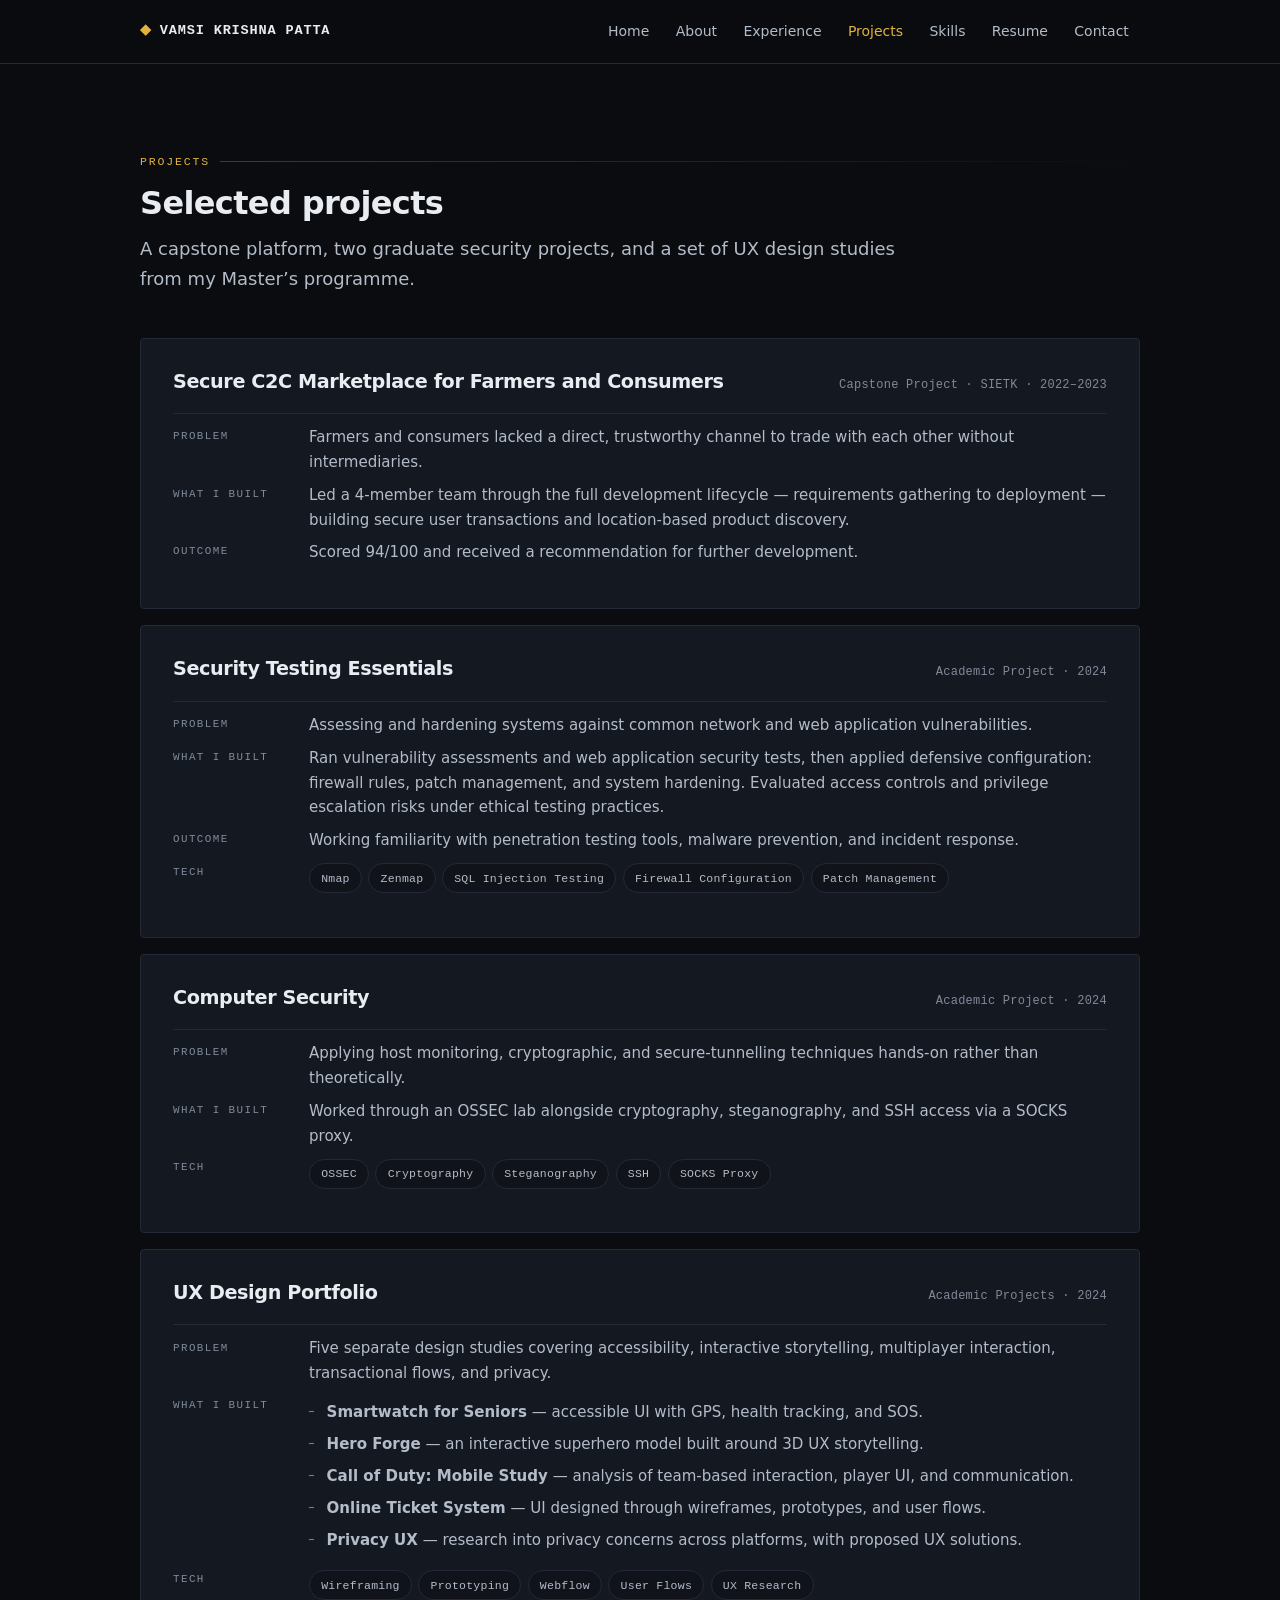
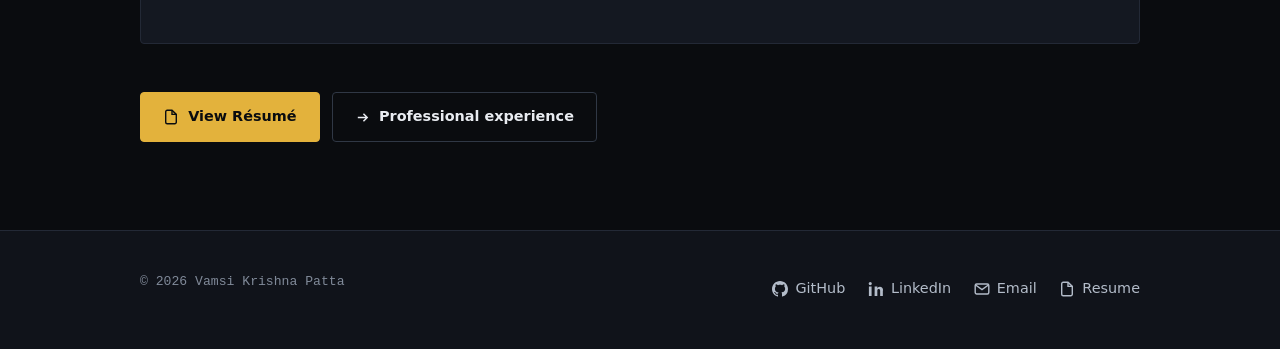
<file: projects/index.html>
<!DOCTYPE html>
<html lang="en">
<head>
  <meta charset="utf-8">
  <meta name="viewport" content="width=device-width, initial-scale=1">
  <title>Projects — Vamsi Krishna Patta</title>
  <meta name="description" content="A secure C2C marketplace capstone, graduate security testing and computer security projects, and a UX design portfolio of five studies.">
  <link rel="canonical" href="https://vamsikrishna1.com/projects/">
  <meta name="author" content="Vamsi Krishna Patta">
  <meta name="theme-color" content="#0a0c0f">
  <meta name="robots" content="index, follow, max-image-preview:large">

  <meta property="og:type" content="website">
  <meta property="og:site_name" content="Vamsi Krishna Patta">
  <meta property="og:title" content="Projects — Vamsi Krishna Patta">
  <meta property="og:description" content="A secure C2C marketplace capstone, graduate security testing and computer security projects, and a UX design portfolio of five studies.">
  <meta property="og:url" content="https://vamsikrishna1.com/projects/">
  <meta property="og:image" content="https://vamsikrishna1.com/assets/og.png">
  <meta property="og:image:width" content="1200">
  <meta property="og:image:height" content="630">
  <meta property="og:image:alt" content="Vamsi Krishna Patta — Full Stack Developer">
  <meta property="og:locale" content="en_US">

  <meta name="twitter:card" content="summary_large_image">
  <meta name="twitter:title" content="Projects — Vamsi Krishna Patta">
  <meta name="twitter:description" content="A secure C2C marketplace capstone, graduate security testing and computer security projects, and a UX design portfolio of five studies.">
  <meta name="twitter:image" content="https://vamsikrishna1.com/assets/og.png">

  <link rel="icon" href="/assets/favicon.svg" type="image/svg+xml">
  <link rel="apple-touch-icon" href="/assets/apple-touch-icon.png">
  <link rel="stylesheet" href="/assets/css/site.css">
  <script>document.documentElement.className+=" js";</script>
  <script src="/assets/js/nav.js" defer></script>
</head>
<body>
  <a class="skip" href="#main">Skip to main content</a>

  <header class="site-header">
    <div class="wrap">
      <a class="brand" href="/"><span class="mark" aria-hidden="true">&#9670;</span>VAMSI KRISHNA PATTA</a>
      <button class="nav-toggle" type="button" aria-expanded="false"
              aria-controls="primary-nav" aria-label="Open menu">
        <span class="bar"></span><span class="bar"></span><span class="bar"></span>
      </button>
      <nav id="primary-nav" aria-label="Primary">
        <ul class="nav-list">
          <li><a href="/">Home</a></li>
          <li><a href="/about/">About</a></li>
          <li><a href="/experience/">Experience</a></li>
          <li><a href="/projects/" aria-current="page">Projects</a></li>
          <li><a href="/skills/">Skills</a></li>
          <li><a href="/resume/">Resume</a></li>
          <li><a href="/contact/">Contact</a></li>
        </ul>
      </nav>
    </div>
  </header>

  <main id="main">
    <section class="section">
      <div class="wrap">
        <div class="section-head">
          <p class="eyebrow">Projects</p>
          <h1 class="section-title">Selected projects</h1>
          <p class="lede">A capstone platform, two graduate security projects, and a set of
            UX design studies from my Master&rsquo;s programme.</p>
        </div>
      <article class="project">
        <div class="project-head">
          <h2>Secure C2C Marketplace for Farmers and Consumers</h2>
          <span class="tl-dates">Capstone Project &middot; SIETK &middot; 2022&ndash;2023</span>
        </div>
        <dl class="project-facet">
          <dt>Problem</dt>
          <dd>Farmers and consumers lacked a direct, trustworthy channel to trade with each other without intermediaries.</dd>
          <dt>What I built</dt>
          <dd>Led a 4-member team through the full development lifecycle — requirements gathering to deployment — building secure user transactions and location-based product discovery.</dd>
          <dt>Outcome</dt>
          <dd>Scored 94/100 and received a recommendation for further development.</dd>
        </dl>
        <!-- To add links for this project, drop them here, e.g.:
             <div class="actions" style="margin-top:1.25rem">
               <a class="btn btn-ghost" href="https://github.com/misterVK31/REPO">Source</a>
               <a class="btn btn-ghost" href="https://example.com">Live demo</a>
             </div> -->
      </article>
      <article class="project">
        <div class="project-head">
          <h2>Security Testing Essentials</h2>
          <span class="tl-dates">Academic Project &middot; 2024</span>
        </div>
        <dl class="project-facet">
          <dt>Problem</dt>
          <dd>Assessing and hardening systems against common network and web application vulnerabilities.</dd>
          <dt>What I built</dt>
          <dd>Ran vulnerability assessments and web application security tests, then applied defensive configuration: firewall rules, patch management, and system hardening. Evaluated access controls and privilege escalation risks under ethical testing practices.</dd>
          <dt>Outcome</dt>
          <dd>Working familiarity with penetration testing tools, malware prevention, and incident response.</dd>
          <dt>Tech</dt>
          <dd><ul class="tags" style="margin-top:.15rem"><li>Nmap</li><li>Zenmap</li><li>SQL Injection Testing</li><li>Firewall Configuration</li><li>Patch Management</li></ul></dd>
        </dl>
        <!-- To add links for this project, drop them here, e.g.:
             <div class="actions" style="margin-top:1.25rem">
               <a class="btn btn-ghost" href="https://github.com/misterVK31/REPO">Source</a>
               <a class="btn btn-ghost" href="https://example.com">Live demo</a>
             </div> -->
      </article>
      <article class="project">
        <div class="project-head">
          <h2>Computer Security</h2>
          <span class="tl-dates">Academic Project &middot; 2024</span>
        </div>
        <dl class="project-facet">
          <dt>Problem</dt>
          <dd>Applying host monitoring, cryptographic, and secure-tunnelling techniques hands-on rather than theoretically.</dd>
          <dt>What I built</dt>
          <dd>Worked through an OSSEC lab alongside cryptography, steganography, and SSH access via a SOCKS proxy.</dd>
          <dt>Tech</dt>
          <dd><ul class="tags" style="margin-top:.15rem"><li>OSSEC</li><li>Cryptography</li><li>Steganography</li><li>SSH</li><li>SOCKS Proxy</li></ul></dd>
        </dl>
        <!-- To add links for this project, drop them here, e.g.:
             <div class="actions" style="margin-top:1.25rem">
               <a class="btn btn-ghost" href="https://github.com/misterVK31/REPO">Source</a>
               <a class="btn btn-ghost" href="https://example.com">Live demo</a>
             </div> -->
      </article>
      <article class="project">
        <div class="project-head">
          <h2>UX Design Portfolio</h2>
          <span class="tl-dates">Academic Projects &middot; 2024</span>
        </div>
        <dl class="project-facet">
          <dt>Problem</dt>
          <dd>Five separate design studies covering accessibility, interactive storytelling, multiplayer interaction, transactional flows, and privacy.</dd>
          <dt>What I built</dt>
          <dd><ul class="bullets" style="margin-top:.35rem">
              <li><strong>Smartwatch for Seniors</strong> &mdash; accessible UI with GPS, health tracking, and SOS.</li>
              <li><strong>Hero Forge</strong> &mdash; an interactive superhero model built around 3D UX storytelling.</li>
              <li><strong>Call of Duty: Mobile Study</strong> &mdash; analysis of team-based interaction, player UI, and communication.</li>
              <li><strong>Online Ticket System</strong> &mdash; UI designed through wireframes, prototypes, and user flows.</li>
              <li><strong>Privacy UX</strong> &mdash; research into privacy concerns across platforms, with proposed UX solutions.</li>
            </ul></dd>
          <dt>Tech</dt>
          <dd><ul class="tags" style="margin-top:.15rem"><li>Wireframing</li><li>Prototyping</li><li>Webflow</li><li>User Flows</li><li>UX Research</li></ul></dd>
        </dl>
        <!-- To add links for this project, drop them here, e.g.:
             <div class="actions" style="margin-top:1.25rem">
               <a class="btn btn-ghost" href="https://github.com/misterVK31/REPO">Source</a>
               <a class="btn btn-ghost" href="https://example.com">Live demo</a>
             </div> -->
      </article>
        <div class="actions" style="margin-top:3rem">
          <a class="btn btn-primary" href="/resume/"><svg width="16" height="16" viewBox="0 0 16 16" fill="none" stroke="currentColor" stroke-width="1.4" aria-hidden="true"><path d="M9 1.2H4.2a1.5 1.5 0 0 0-1.5 1.5v10.6a1.5 1.5 0 0 0 1.5 1.5h7.6a1.5 1.5 0 0 0 1.5-1.5V5.4Z"/><path d="M9 1.2v4.2h4.3"/></svg>View R&eacute;sum&eacute;</a>
          <a class="btn btn-ghost" href="/experience/"><svg width="15" height="15" viewBox="0 0 16 16" fill="none" stroke="currentColor" stroke-width="1.6" aria-hidden="true"><path d="M3 8h10M9 4l4 4-4 4"/></svg>Professional experience</a>
        </div>
      </div>
    </section>

  </main>

  <footer class="site-footer">
    <div class="wrap">
      <p>&copy; 2026 Vamsi Krishna Patta</p>
      <div class="link-list">
        <a href="https://github.com/misterVK31" rel="me noopener noreferrer" target="_blank"><svg width="16" height="16" viewBox="0 0 16 16" fill="currentColor" aria-hidden="true"><path d="M8 0C3.58 0 0 3.58 0 8c0 3.54 2.29 6.53 5.47 7.59.4.07.55-.17.55-.38 0-.19-.01-.82-.01-1.49-2.01.37-2.53-.49-2.69-.94-.09-.23-.48-.94-.82-1.13-.28-.15-.68-.52-.01-.53.63-.01 1.08.58 1.23.82.72 1.21 1.87.87 2.33.66.07-.52.28-.87.51-1.07-1.78-.2-3.64-.89-3.64-3.95 0-.87.31-1.59.82-2.15-.08-.2-.36-1.02.08-2.12 0 0 .67-.21 2.2.82.64-.18 1.32-.27 2-.27s1.36.09 2 .27c1.53-1.04 2.2-.82 2.2-.82.44 1.1.16 1.92.08 2.12.51.56.82 1.27.82 2.15 0 3.07-1.87 3.75-3.65 3.95.29.25.54.73.54 1.48 0 1.07-.01 1.93-.01 2.2 0 .21.15.46.55.38A8.01 8.01 0 0 0 16 8c0-4.42-3.58-8-8-8Z"/></svg>GitHub</a>
        <a href="https://www.linkedin.com/in/vamsi-krishna-8ez8s8gzs2" rel="me noopener noreferrer" target="_blank"><svg width="16" height="16" viewBox="0 0 16 16" fill="currentColor" aria-hidden="true"><path d="M3.6 5.5H.9V15h2.7V5.5ZM2.25 1A1.6 1.6 0 1 0 2.25 4.2 1.6 1.6 0 0 0 2.25 1ZM15.1 9.6c0-2.6-1.4-3.8-3.24-3.8-1.49 0-2.15.82-2.52 1.4V5.5H6.64c.04.77 0 9.5 0 9.5h2.7V9.7c0-.24.02-.48.09-.65.19-.48.63-.98 1.37-.98.96 0 1.35.74 1.35 1.81V15h2.7V9.6Z"/></svg>LinkedIn</a>
        <a href="mailto:pattavamsikrishna31@gmail.com"><svg width="16" height="16" viewBox="0 0 16 16" fill="none" stroke="currentColor" stroke-width="1.4" aria-hidden="true"><rect x="1.2" y="3" width="13.6" height="10" rx="1.5"/><path d="m1.6 4 6.4 4.6L14.4 4"/></svg>Email</a>
        <a href="/resume/"><svg width="16" height="16" viewBox="0 0 16 16" fill="none" stroke="currentColor" stroke-width="1.4" aria-hidden="true"><path d="M9 1.2H4.2a1.5 1.5 0 0 0-1.5 1.5v10.6a1.5 1.5 0 0 0 1.5 1.5h7.6a1.5 1.5 0 0 0 1.5-1.5V5.4Z"/><path d="M9 1.2v4.2h4.3"/></svg>Resume</a>
      </div>
    </div>
  </footer>
</body>
</html>
</file>
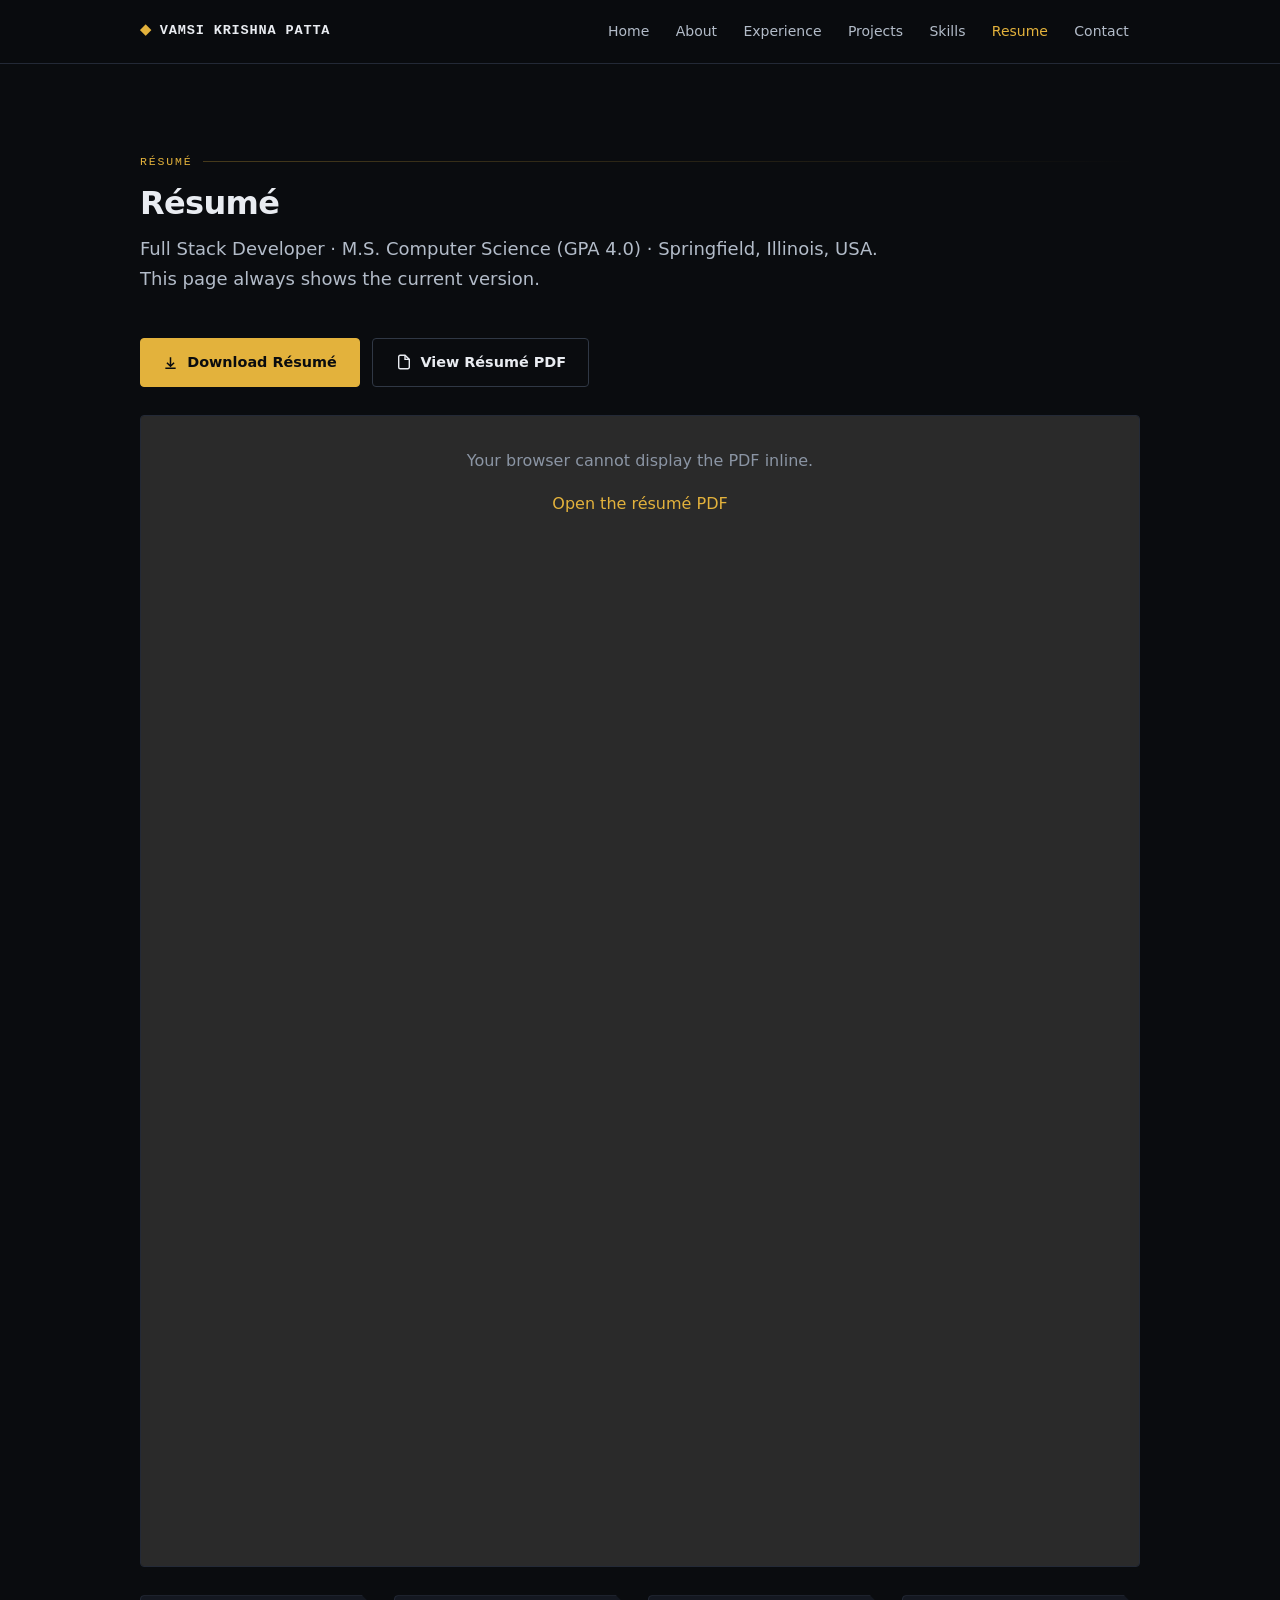
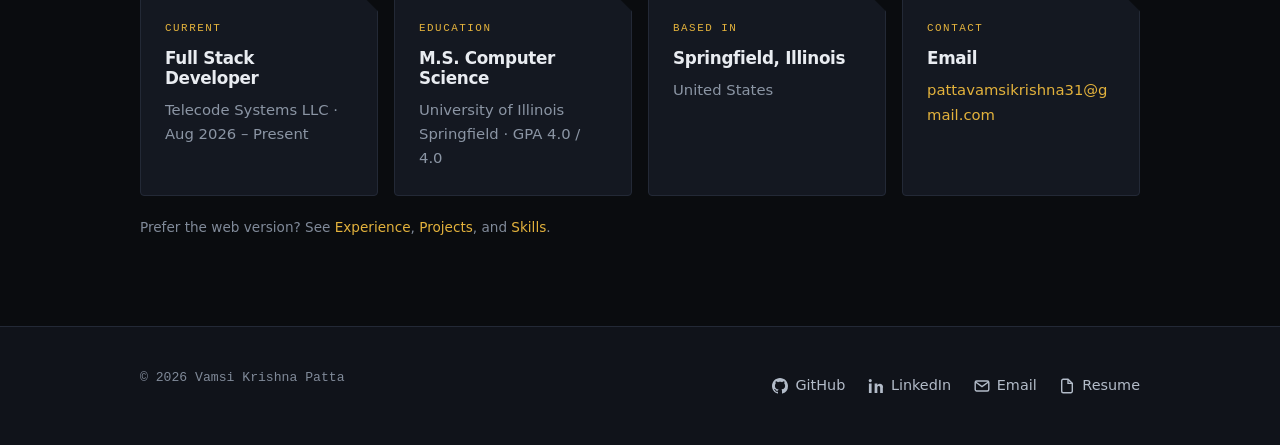
<file: resume/index.html>
<!DOCTYPE html>
<html lang="en">
<head>
  <meta charset="utf-8">
  <meta name="viewport" content="width=device-width, initial-scale=1">
  <title>Résumé — Vamsi Krishna Patta</title>
  <meta name="description" content="View or download the current résumé of Vamsi Krishna Patta, Full Stack Developer, M.S. Computer Science (GPA 4.0).">
  <link rel="canonical" href="https://vamsikrishna1.com/resume/">
  <meta name="author" content="Vamsi Krishna Patta">
  <meta name="theme-color" content="#0a0c0f">
  <meta name="robots" content="index, follow, max-image-preview:large">

  <meta property="og:type" content="website">
  <meta property="og:site_name" content="Vamsi Krishna Patta">
  <meta property="og:title" content="Résumé — Vamsi Krishna Patta">
  <meta property="og:description" content="View or download the current résumé of Vamsi Krishna Patta, Full Stack Developer, M.S. Computer Science (GPA 4.0).">
  <meta property="og:url" content="https://vamsikrishna1.com/resume/">
  <meta property="og:image" content="https://vamsikrishna1.com/assets/og.png">
  <meta property="og:image:width" content="1200">
  <meta property="og:image:height" content="630">
  <meta property="og:image:alt" content="Vamsi Krishna Patta — Full Stack Developer">
  <meta property="og:locale" content="en_US">

  <meta name="twitter:card" content="summary_large_image">
  <meta name="twitter:title" content="Résumé — Vamsi Krishna Patta">
  <meta name="twitter:description" content="View or download the current résumé of Vamsi Krishna Patta, Full Stack Developer, M.S. Computer Science (GPA 4.0).">
  <meta name="twitter:image" content="https://vamsikrishna1.com/assets/og.png">

  <link rel="icon" href="/assets/favicon.svg" type="image/svg+xml">
  <link rel="apple-touch-icon" href="/assets/apple-touch-icon.png">
  <link rel="stylesheet" href="/assets/css/site.css">
  <script>document.documentElement.className+=" js";</script>
  <script src="/assets/js/nav.js" defer></script>
</head>
<body>
  <a class="skip" href="#main">Skip to main content</a>

  <header class="site-header">
    <div class="wrap">
      <a class="brand" href="/"><span class="mark" aria-hidden="true">&#9670;</span>VAMSI KRISHNA PATTA</a>
      <button class="nav-toggle" type="button" aria-expanded="false"
              aria-controls="primary-nav" aria-label="Open menu">
        <span class="bar"></span><span class="bar"></span><span class="bar"></span>
      </button>
      <nav id="primary-nav" aria-label="Primary">
        <ul class="nav-list">
          <li><a href="/">Home</a></li>
          <li><a href="/about/">About</a></li>
          <li><a href="/experience/">Experience</a></li>
          <li><a href="/projects/">Projects</a></li>
          <li><a href="/skills/">Skills</a></li>
          <li><a href="/resume/" aria-current="page">Resume</a></li>
          <li><a href="/contact/">Contact</a></li>
        </ul>
      </nav>
    </div>
  </header>

  <main id="main">
    <section class="section">
      <div class="wrap">
        <div class="section-head">
          <p class="eyebrow">R&eacute;sum&eacute;</p>
          <h1 class="section-title">R&eacute;sum&eacute;</h1>
          <p class="lede">Full Stack Developer &middot; M.S. Computer Science (GPA 4.0) &middot;
            Springfield, Illinois, USA. This page always shows the current version.</p>
        </div>

        <div class="actions">
          <a class="btn btn-primary" href="/assets/resume.pdf"
             download="Vamsi-Krishna-Patta-Resume.pdf" data-resume-link><svg width="15" height="15" viewBox="0 0 16 16" fill="none" stroke="currentColor" stroke-width="1.6" aria-hidden="true"><path d="M8 2.5v9M4.2 8.2 8 12l3.8-3.8M2.5 14h11"/></svg>Download R&eacute;sum&eacute;</a>
          <a class="btn btn-ghost" href="/assets/resume.pdf" target="_blank"
             rel="noopener" data-resume-link><svg width="16" height="16" viewBox="0 0 16 16" fill="none" stroke="currentColor" stroke-width="1.4" aria-hidden="true"><path d="M9 1.2H4.2a1.5 1.5 0 0 0-1.5 1.5v10.6a1.5 1.5 0 0 0 1.5 1.5h7.6a1.5 1.5 0 0 0 1.5-1.5V5.4Z"/><path d="M9 1.2v4.2h4.3"/></svg>View R&eacute;sum&eacute; PDF</a>
        </div>

        <div class="resume-frame">
          <object type="application/pdf"
                  aria-label="R&eacute;sum&eacute; of Vamsi Krishna Patta, PDF"
                  data-resume-embed data-src="/assets/resume.pdf">
            <div class="resume-fallback">
              <p>Your browser cannot display the PDF inline.</p>
              <p><a href="/assets/resume.pdf">Open the r&eacute;sum&eacute; PDF</a></p>
            </div>
          </object>
        </div>

        <div class="resume-summary">
          <div class="card card--cut">
            <span class="card-label">Current</span>
            <h2>Full Stack Developer</h2>
            <p>Telecode Systems LLC &middot; Aug 2026 &ndash; Present</p>
          </div>
          <div class="card card--cut">
            <span class="card-label">Education</span>
            <h2>M.S. Computer Science</h2>
            <p>University of Illinois Springfield &middot; GPA 4.0 / 4.0</p>
          </div>
          <div class="card card--cut">
            <span class="card-label">Based in</span>
            <h2>Springfield, Illinois</h2>
            <p>United States</p>
          </div>
          <div class="card card--cut">
            <span class="card-label">Contact</span>
            <h2>Email</h2>
            <p><a href="mailto:pattavamsikrishna31@gmail.com">pattavamsikrishna31@gmail.com</a></p>
          </div>
        </div>

        <p class="resume-note">Prefer the web version? See
          <a href="/experience/">Experience</a>, <a href="/projects/">Projects</a>, and
          <a href="/skills/">Skills</a>.</p>
      </div>
    </section>

    <script>
    /* Cache-safety: append a coarse timestamp (10-minute buckets) so a freshly
       replaced resume.pdf is never served from a stale browser cache, while
       still allowing normal short-term caching. Progressive enhancement only —
       every link works with JavaScript disabled. */
    (function () {
      var v = "?v=" + Math.floor(Date.now() / 600000);
      var embed = document.querySelector("[data-resume-embed]");
      // The element ships without a `data` attribute so the browser makes
      // exactly one request — this one, already cache-busted.
      if (embed) embed.data = embed.getAttribute("data-src") + v;
      document.querySelectorAll("[data-resume-link]").forEach(function (a) {
        a.href = "/assets/resume.pdf" + v;
      });
    })();
    </script>

  </main>

  <footer class="site-footer">
    <div class="wrap">
      <p>&copy; 2026 Vamsi Krishna Patta</p>
      <div class="link-list">
        <a href="https://github.com/misterVK31" rel="me noopener noreferrer" target="_blank"><svg width="16" height="16" viewBox="0 0 16 16" fill="currentColor" aria-hidden="true"><path d="M8 0C3.58 0 0 3.58 0 8c0 3.54 2.29 6.53 5.47 7.59.4.07.55-.17.55-.38 0-.19-.01-.82-.01-1.49-2.01.37-2.53-.49-2.69-.94-.09-.23-.48-.94-.82-1.13-.28-.15-.68-.52-.01-.53.63-.01 1.08.58 1.23.82.72 1.21 1.87.87 2.33.66.07-.52.28-.87.51-1.07-1.78-.2-3.64-.89-3.64-3.95 0-.87.31-1.59.82-2.15-.08-.2-.36-1.02.08-2.12 0 0 .67-.21 2.2.82.64-.18 1.32-.27 2-.27s1.36.09 2 .27c1.53-1.04 2.2-.82 2.2-.82.44 1.1.16 1.92.08 2.12.51.56.82 1.27.82 2.15 0 3.07-1.87 3.75-3.65 3.95.29.25.54.73.54 1.48 0 1.07-.01 1.93-.01 2.2 0 .21.15.46.55.38A8.01 8.01 0 0 0 16 8c0-4.42-3.58-8-8-8Z"/></svg>GitHub</a>
        <a href="https://www.linkedin.com/in/vamsi-krishna-8ez8s8gzs2" rel="me noopener noreferrer" target="_blank"><svg width="16" height="16" viewBox="0 0 16 16" fill="currentColor" aria-hidden="true"><path d="M3.6 5.5H.9V15h2.7V5.5ZM2.25 1A1.6 1.6 0 1 0 2.25 4.2 1.6 1.6 0 0 0 2.25 1ZM15.1 9.6c0-2.6-1.4-3.8-3.24-3.8-1.49 0-2.15.82-2.52 1.4V5.5H6.64c.04.77 0 9.5 0 9.5h2.7V9.7c0-.24.02-.48.09-.65.19-.48.63-.98 1.37-.98.96 0 1.35.74 1.35 1.81V15h2.7V9.6Z"/></svg>LinkedIn</a>
        <a href="mailto:pattavamsikrishna31@gmail.com"><svg width="16" height="16" viewBox="0 0 16 16" fill="none" stroke="currentColor" stroke-width="1.4" aria-hidden="true"><rect x="1.2" y="3" width="13.6" height="10" rx="1.5"/><path d="m1.6 4 6.4 4.6L14.4 4"/></svg>Email</a>
        <a href="/resume/"><svg width="16" height="16" viewBox="0 0 16 16" fill="none" stroke="currentColor" stroke-width="1.4" aria-hidden="true"><path d="M9 1.2H4.2a1.5 1.5 0 0 0-1.5 1.5v10.6a1.5 1.5 0 0 0 1.5 1.5h7.6a1.5 1.5 0 0 0 1.5-1.5V5.4Z"/><path d="M9 1.2v4.2h4.3"/></svg>Resume</a>
      </div>
    </div>
  </footer>
</body>
</html>
</file>
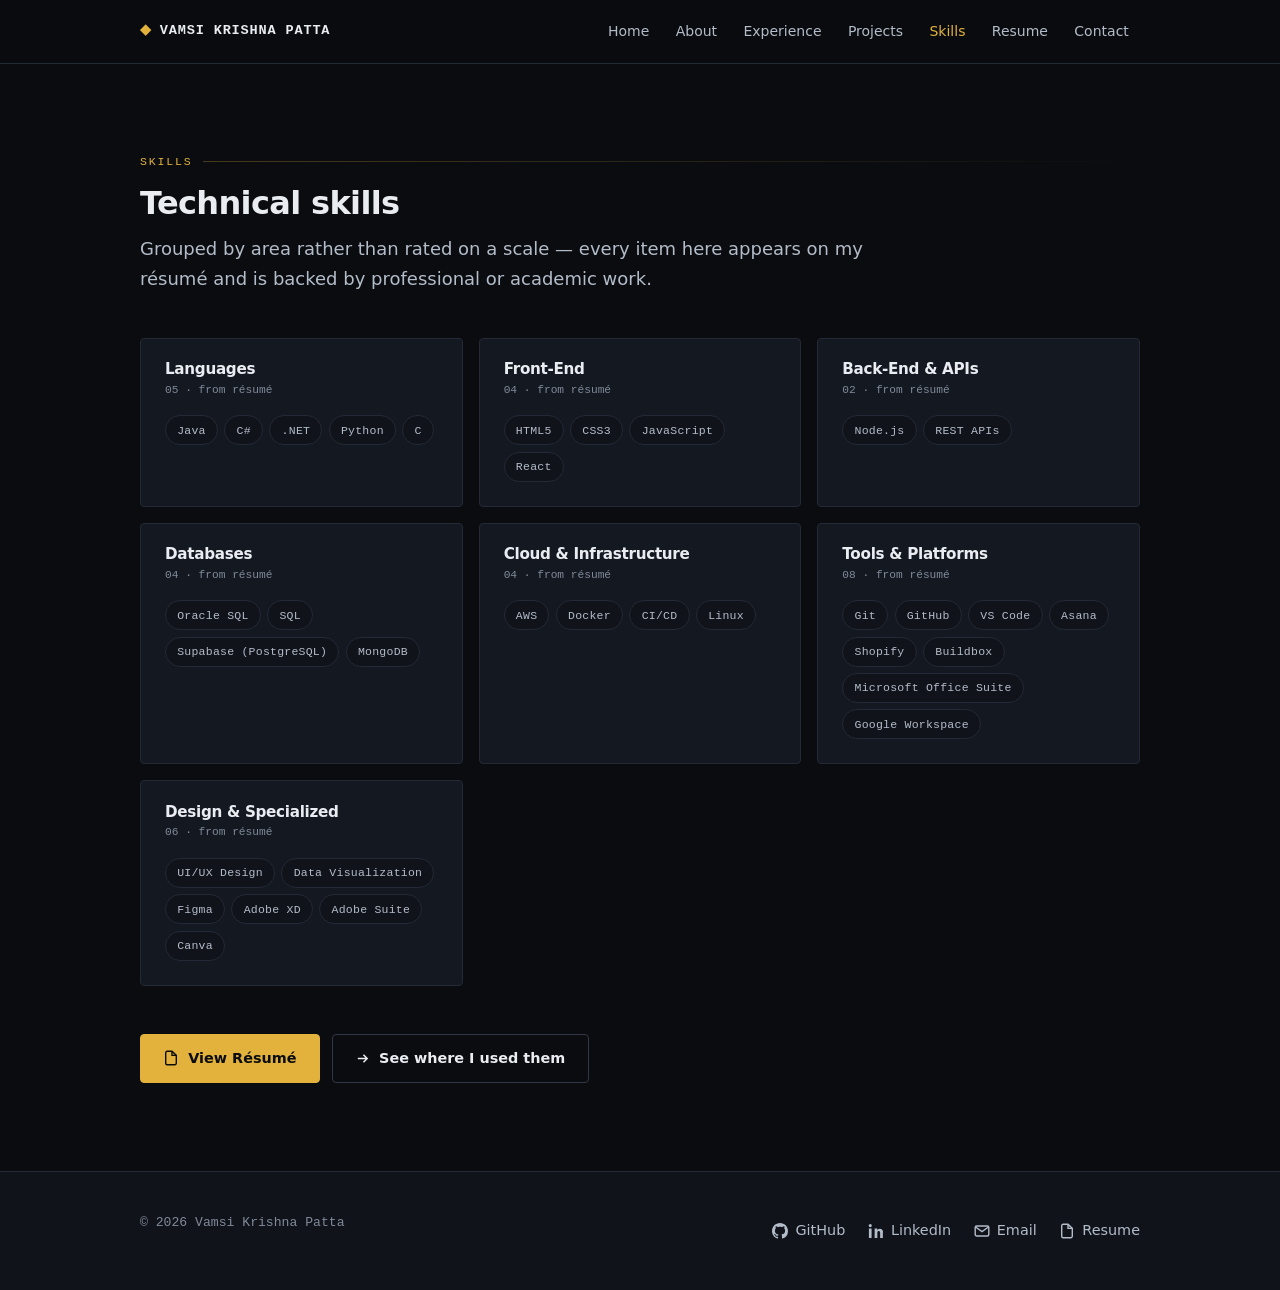
<file: skills/index.html>
<!DOCTYPE html>
<html lang="en">
<head>
  <meta charset="utf-8">
  <meta name="viewport" content="width=device-width, initial-scale=1">
  <title>Skills — Vamsi Krishna Patta</title>
  <meta name="description" content="Java, C#, .NET, Python, C, JavaScript, React, Node.js, REST APIs, Oracle SQL, PostgreSQL, MongoDB, AWS, Docker, CI/CD, Figma, and UI/UX design.">
  <link rel="canonical" href="https://vamsikrishna1.com/skills/">
  <meta name="author" content="Vamsi Krishna Patta">
  <meta name="theme-color" content="#0a0c0f">
  <meta name="robots" content="index, follow, max-image-preview:large">

  <meta property="og:type" content="website">
  <meta property="og:site_name" content="Vamsi Krishna Patta">
  <meta property="og:title" content="Skills — Vamsi Krishna Patta">
  <meta property="og:description" content="Java, C#, .NET, Python, C, JavaScript, React, Node.js, REST APIs, Oracle SQL, PostgreSQL, MongoDB, AWS, Docker, CI/CD, Figma, and UI/UX design.">
  <meta property="og:url" content="https://vamsikrishna1.com/skills/">
  <meta property="og:image" content="https://vamsikrishna1.com/assets/og.png">
  <meta property="og:image:width" content="1200">
  <meta property="og:image:height" content="630">
  <meta property="og:image:alt" content="Vamsi Krishna Patta — Full Stack Developer">
  <meta property="og:locale" content="en_US">

  <meta name="twitter:card" content="summary_large_image">
  <meta name="twitter:title" content="Skills — Vamsi Krishna Patta">
  <meta name="twitter:description" content="Java, C#, .NET, Python, C, JavaScript, React, Node.js, REST APIs, Oracle SQL, PostgreSQL, MongoDB, AWS, Docker, CI/CD, Figma, and UI/UX design.">
  <meta name="twitter:image" content="https://vamsikrishna1.com/assets/og.png">

  <link rel="icon" href="/assets/favicon.svg" type="image/svg+xml">
  <link rel="apple-touch-icon" href="/assets/apple-touch-icon.png">
  <link rel="stylesheet" href="/assets/css/site.css">
  <script>document.documentElement.className+=" js";</script>
  <script src="/assets/js/nav.js" defer></script>
</head>
<body>
  <a class="skip" href="#main">Skip to main content</a>

  <header class="site-header">
    <div class="wrap">
      <a class="brand" href="/"><span class="mark" aria-hidden="true">&#9670;</span>VAMSI KRISHNA PATTA</a>
      <button class="nav-toggle" type="button" aria-expanded="false"
              aria-controls="primary-nav" aria-label="Open menu">
        <span class="bar"></span><span class="bar"></span><span class="bar"></span>
      </button>
      <nav id="primary-nav" aria-label="Primary">
        <ul class="nav-list">
          <li><a href="/">Home</a></li>
          <li><a href="/about/">About</a></li>
          <li><a href="/experience/">Experience</a></li>
          <li><a href="/projects/">Projects</a></li>
          <li><a href="/skills/" aria-current="page">Skills</a></li>
          <li><a href="/resume/">Resume</a></li>
          <li><a href="/contact/">Contact</a></li>
        </ul>
      </nav>
    </div>
  </header>

  <main id="main">
    <section class="section">
      <div class="wrap">
        <div class="section-head">
          <p class="eyebrow">Skills</p>
          <h1 class="section-title">Technical skills</h1>
          <p class="lede">Grouped by area rather than rated on a scale &mdash; every item here
            appears on my r&eacute;sum&eacute; and is backed by professional or academic work.</p>
        </div>
        <div class="grid">
        <div class="skill-group">
          <h2>Languages</h2>
          <span class="count">05 &middot; from r&eacute;sum&eacute;</span>
          <ul class="tags"><li>Java</li><li>C#</li><li>.NET</li><li>Python</li><li>C</li></ul>
        </div>
        <div class="skill-group">
          <h2>Front-End</h2>
          <span class="count">04 &middot; from r&eacute;sum&eacute;</span>
          <ul class="tags"><li>HTML5</li><li>CSS3</li><li>JavaScript</li><li>React</li></ul>
        </div>
        <div class="skill-group">
          <h2>Back-End &amp; APIs</h2>
          <span class="count">02 &middot; from r&eacute;sum&eacute;</span>
          <ul class="tags"><li>Node.js</li><li>REST APIs</li></ul>
        </div>
        <div class="skill-group">
          <h2>Databases</h2>
          <span class="count">04 &middot; from r&eacute;sum&eacute;</span>
          <ul class="tags"><li>Oracle SQL</li><li>SQL</li><li>Supabase (PostgreSQL)</li><li>MongoDB</li></ul>
        </div>
        <div class="skill-group">
          <h2>Cloud &amp; Infrastructure</h2>
          <span class="count">04 &middot; from r&eacute;sum&eacute;</span>
          <ul class="tags"><li>AWS</li><li>Docker</li><li>CI/CD</li><li>Linux</li></ul>
        </div>
        <div class="skill-group">
          <h2>Tools &amp; Platforms</h2>
          <span class="count">08 &middot; from r&eacute;sum&eacute;</span>
          <ul class="tags"><li>Git</li><li>GitHub</li><li>VS Code</li><li>Asana</li><li>Shopify</li><li>Buildbox</li><li>Microsoft Office Suite</li><li>Google Workspace</li></ul>
        </div>
        <div class="skill-group">
          <h2>Design &amp; Specialized</h2>
          <span class="count">06 &middot; from r&eacute;sum&eacute;</span>
          <ul class="tags"><li>UI/UX Design</li><li>Data Visualization</li><li>Figma</li><li>Adobe XD</li><li>Adobe Suite</li><li>Canva</li></ul>
        </div>
        </div>
        <div class="actions" style="margin-top:3rem">
          <a class="btn btn-primary" href="/resume/"><svg width="16" height="16" viewBox="0 0 16 16" fill="none" stroke="currentColor" stroke-width="1.4" aria-hidden="true"><path d="M9 1.2H4.2a1.5 1.5 0 0 0-1.5 1.5v10.6a1.5 1.5 0 0 0 1.5 1.5h7.6a1.5 1.5 0 0 0 1.5-1.5V5.4Z"/><path d="M9 1.2v4.2h4.3"/></svg>View R&eacute;sum&eacute;</a>
          <a class="btn btn-ghost" href="/experience/"><svg width="15" height="15" viewBox="0 0 16 16" fill="none" stroke="currentColor" stroke-width="1.6" aria-hidden="true"><path d="M3 8h10M9 4l4 4-4 4"/></svg>See where I used them</a>
        </div>
      </div>
    </section>

  </main>

  <footer class="site-footer">
    <div class="wrap">
      <p>&copy; 2026 Vamsi Krishna Patta</p>
      <div class="link-list">
        <a href="https://github.com/misterVK31" rel="me noopener noreferrer" target="_blank"><svg width="16" height="16" viewBox="0 0 16 16" fill="currentColor" aria-hidden="true"><path d="M8 0C3.58 0 0 3.58 0 8c0 3.54 2.29 6.53 5.47 7.59.4.07.55-.17.55-.38 0-.19-.01-.82-.01-1.49-2.01.37-2.53-.49-2.69-.94-.09-.23-.48-.94-.82-1.13-.28-.15-.68-.52-.01-.53.63-.01 1.08.58 1.23.82.72 1.21 1.87.87 2.33.66.07-.52.28-.87.51-1.07-1.78-.2-3.64-.89-3.64-3.95 0-.87.31-1.59.82-2.15-.08-.2-.36-1.02.08-2.12 0 0 .67-.21 2.2.82.64-.18 1.32-.27 2-.27s1.36.09 2 .27c1.53-1.04 2.2-.82 2.2-.82.44 1.1.16 1.92.08 2.12.51.56.82 1.27.82 2.15 0 3.07-1.87 3.75-3.65 3.95.29.25.54.73.54 1.48 0 1.07-.01 1.93-.01 2.2 0 .21.15.46.55.38A8.01 8.01 0 0 0 16 8c0-4.42-3.58-8-8-8Z"/></svg>GitHub</a>
        <a href="https://www.linkedin.com/in/vamsi-krishna-8ez8s8gzs2" rel="me noopener noreferrer" target="_blank"><svg width="16" height="16" viewBox="0 0 16 16" fill="currentColor" aria-hidden="true"><path d="M3.6 5.5H.9V15h2.7V5.5ZM2.25 1A1.6 1.6 0 1 0 2.25 4.2 1.6 1.6 0 0 0 2.25 1ZM15.1 9.6c0-2.6-1.4-3.8-3.24-3.8-1.49 0-2.15.82-2.52 1.4V5.5H6.64c.04.77 0 9.5 0 9.5h2.7V9.7c0-.24.02-.48.09-.65.19-.48.63-.98 1.37-.98.96 0 1.35.74 1.35 1.81V15h2.7V9.6Z"/></svg>LinkedIn</a>
        <a href="mailto:pattavamsikrishna31@gmail.com"><svg width="16" height="16" viewBox="0 0 16 16" fill="none" stroke="currentColor" stroke-width="1.4" aria-hidden="true"><rect x="1.2" y="3" width="13.6" height="10" rx="1.5"/><path d="m1.6 4 6.4 4.6L14.4 4"/></svg>Email</a>
        <a href="/resume/"><svg width="16" height="16" viewBox="0 0 16 16" fill="none" stroke="currentColor" stroke-width="1.4" aria-hidden="true"><path d="M9 1.2H4.2a1.5 1.5 0 0 0-1.5 1.5v10.6a1.5 1.5 0 0 0 1.5 1.5h7.6a1.5 1.5 0 0 0 1.5-1.5V5.4Z"/><path d="M9 1.2v4.2h4.3"/></svg>Resume</a>
      </div>
    </div>
  </footer>
</body>
</html>
</file>
<file: assets/css/site.css>
/* ==========================================================================
   Vamsi Krishna Patta — portfolio
   Single stylesheet. No frameworks, no external fonts, no build step.
   Palette: graphite base, cool slate structure, one restrained gold accent.
   ========================================================================== */

:root {
  color-scheme: dark;

  /* Surfaces */
  --bg:          #0a0c0f;
  --bg-elev:     #10131a;
  --surface:     #141821;
  --surface-2:   #1a1f2a;
  --line:        #232936;
  --line-strong: #303845;

  /* Ink */
  --ink:         #e9ecf1;
  --ink-med:     #b3bcc9;
  --ink-dim:     #8b95a4;
  /* Lightest ink still passes WCAG AA (4.5:1) for small text on every
     surface used here — the darkest pairing is surface-2 at 4.7:1. */
  --ink-faint:   #808a99;

  /* Accent */
  --gold:        #e3b23c;
  --gold-bright: #f2c65a;
  --gold-dim:    #a8801f;
  --gold-wash:   rgba(227, 178, 60, 0.10);
  --gold-line:   rgba(227, 178, 60, 0.28);

  /* Type */
  --font-sans: ui-sans-serif, system-ui, -apple-system, "Segoe UI", Roboto,
               "Helvetica Neue", Arial, "Noto Sans", sans-serif;
  --font-mono: ui-monospace, SFMono-Regular, "SF Mono", Menlo, Consolas,
               "Liberation Mono", monospace;

  /* Metrics */
  --wrap: 1080px;
  --gut: clamp(1.25rem, 4vw, 2.5rem);
  --radius: 4px;
  --header-h: 64px;
}

/* ---------- Reset ---------- */

*, *::before, *::after { box-sizing: border-box; }

html {
  -webkit-text-size-adjust: 100%;
  scroll-behavior: smooth;
  scroll-padding-top: calc(var(--header-h) + 1rem);
}

body {
  margin: 0;
  /* Sticky footer: short pages (Contact, 404) still fill the viewport. */
  min-height: 100vh;
  display: flex;
  flex-direction: column;
  background: var(--bg);
  color: var(--ink);
  font-family: var(--font-sans);
  font-size: 16px;
  line-height: 1.65;
  -webkit-font-smoothing: antialiased;
  text-rendering: optimizeLegibility;
  overflow-x: hidden;
}

img, svg { max-width: 100%; height: auto; display: block; }

h1, h2, h3, h4 {
  margin: 0;
  line-height: 1.15;
  letter-spacing: -0.02em;
  font-weight: 600;
}

p { margin: 0 0 1rem; }
p:last-child { margin-bottom: 0; }

ul { margin: 0; padding: 0; list-style: none; }

a { color: var(--gold); text-decoration: none; }
a:hover { color: var(--gold-bright); }

:focus-visible {
  outline: 2px solid var(--gold-bright);
  outline-offset: 3px;
  border-radius: 2px;
}

/* ---------- Utility ---------- */

.wrap {
  width: 100%;
  max-width: var(--wrap);
  margin-inline: auto;
  padding-inline: var(--gut);
}

/* Off-canvas vertically, never horizontally — a negative `left` would widen
   the document and cause horizontal scroll on narrow viewports. */
.skip {
  position: absolute;
  left: 0;
  top: 0;
  z-index: 200;
  background: var(--gold);
  color: #0a0c0f;
  padding: 0.7rem 1.1rem;
  font-weight: 600;
  border-radius: 0 0 var(--radius) 0;
  transform: translateY(-200%);
  transition: transform 0.15s ease;
}
.skip:focus {
  transform: translateY(0);
  color: #0a0c0f;
}

.eyebrow {
  font-family: var(--font-mono);
  font-size: 0.72rem;
  letter-spacing: 0.16em;
  text-transform: uppercase;
  color: var(--gold);
  margin: 0 0 0.9rem;
  display: flex;
  align-items: center;
  gap: 0.65rem;
}
.eyebrow::after {
  content: "";
  flex: 1;
  height: 1px;
  background: linear-gradient(90deg, var(--gold-line), transparent);
}

.lede {
  font-size: clamp(1rem, 0.95rem + 0.3vw, 1.125rem);
  color: var(--ink-med);
  max-width: 68ch;
}

.muted { color: var(--ink-dim); }

/* ---------- Header / nav ---------- */

.site-header {
  flex: none;
  position: sticky;
  top: 0;
  z-index: 100;
  height: var(--header-h);
  display: flex;
  align-items: center;
  background: rgba(10, 12, 15, 0.86);
  border-bottom: 1px solid var(--line);
  backdrop-filter: blur(10px);
  -webkit-backdrop-filter: blur(10px);
}

.site-header > .wrap {
  display: flex;
  align-items: center;
  justify-content: space-between;
  gap: 1rem;
}

.brand {
  font-family: var(--font-mono);
  font-size: 0.85rem;
  font-weight: 600;
  letter-spacing: 0.06em;
  color: var(--ink);
  white-space: nowrap;
}
.brand:hover { color: var(--ink); }
.brand .mark { color: var(--gold); margin-right: 0.5rem; }

.nav-list {
  display: flex;
  align-items: center;
  gap: 0.25rem;
}

.nav-list a {
  display: block;
  padding: 0.45rem 0.7rem;
  font-size: 0.875rem;
  font-weight: 500;
  color: var(--ink-med);
  border-radius: var(--radius);
  transition: color 0.15s ease, background-color 0.15s ease;
}
.nav-list a:hover { color: var(--ink); background: var(--surface); }
.nav-list a[aria-current="page"] { color: var(--gold); }

.nav-toggle {
  display: none;
  align-items: center;
  justify-content: center;
  width: 42px;
  height: 42px;
  padding: 0;
  background: transparent;
  border: 1px solid var(--line-strong);
  border-radius: var(--radius);
  color: var(--ink);
  cursor: pointer;
}
.nav-toggle:hover { border-color: var(--gold-line); color: var(--gold); }
.nav-toggle .bar {
  display: block;
  width: 18px;
  height: 1.5px;
  background: currentColor;
  transition: transform 0.2s ease, opacity 0.2s ease;
}
.nav-toggle .bar + .bar { margin-top: 4px; }
.nav-toggle[aria-expanded="true"] .bar:nth-child(1) { transform: translateY(5.5px) rotate(45deg); }
.nav-toggle[aria-expanded="true"] .bar:nth-child(2) { opacity: 0; }
.nav-toggle[aria-expanded="true"] .bar:nth-child(3) { transform: translateY(-5.5px) rotate(-45deg); }

@media (max-width: 820px) {
  .nav-toggle { display: flex; flex-direction: column; }

  #primary-nav {
    position: fixed;
    inset: var(--header-h) 0 auto 0;
    background: var(--bg-elev);
    border-bottom: 1px solid var(--line);
    box-shadow: 0 18px 40px rgba(0, 0, 0, 0.55);
  }
  /* Collapsed by default when JavaScript is available — prevents the menu
     flashing open before the deferred script runs. Without JS the panel stays
     visible so every link remains reachable. */
  .js #primary-nav { display: none; }
  .js .nav-toggle[aria-expanded="true"] + #primary-nav { display: block; }
  #primary-nav[hidden] { display: none; }

  .nav-list {
    flex-direction: column;
    align-items: stretch;
    gap: 0;
    padding: 0.5rem var(--gut) 1.1rem;
  }
  .nav-list a {
    padding: 0.85rem 0.25rem;
    font-size: 1rem;
    border-bottom: 1px solid var(--line);
    border-radius: 0;
  }
  .nav-list li:last-child a { border-bottom: 0; }
  .nav-list a:hover { background: transparent; }
}

/* ---------- Sections ---------- */

main { display: block; flex: 1 0 auto; }

.section {
  padding-block: clamp(3rem, 7vw, 5.5rem);
  border-top: 1px solid var(--line);
}
.section:first-child { border-top: 0; }
.section.alt { background: var(--bg-elev); }

.section-title {
  font-size: clamp(1.5rem, 1.2rem + 1.2vw, 2rem);
  margin-bottom: 0.75rem;
}

.section-head { margin-bottom: clamp(1.75rem, 4vw, 2.75rem); }

/* ---------- Hero ---------- */

.hero {
  position: relative;
  padding-block: clamp(3.5rem, 9vw, 7rem);
  overflow: hidden;
}

.hero::before {
  content: "";
  position: absolute;
  inset: 0;
  background:
    radial-gradient(60% 70% at 12% 0%, rgba(227, 178, 60, 0.07), transparent 62%),
    linear-gradient(180deg, #0d1015 0%, var(--bg) 100%);
  z-index: -1;
}

.hero h1 {
  font-size: clamp(2.25rem, 1.5rem + 4.2vw, 4rem);
  letter-spacing: -0.035em;
  margin-bottom: 0.75rem;
}

.hero-role {
  font-size: clamp(1.05rem, 0.95rem + 0.6vw, 1.375rem);
  color: var(--ink);
  font-weight: 500;
  margin-bottom: 1.25rem;
}
.hero-role .sep { color: var(--gold); margin-inline: 0.55rem; }

.hero-summary {
  font-size: clamp(1rem, 0.96rem + 0.25vw, 1.075rem);
  color: var(--ink-med);
  max-width: 62ch;
  margin-bottom: 2rem;
}

.hero-meta {
  display: flex;
  flex-wrap: wrap;
  gap: 0.5rem 1.5rem;
  font-family: var(--font-mono);
  font-size: 0.78rem;
  color: var(--ink-dim);
  margin-bottom: 2rem;
}
.hero-meta span { display: inline-flex; align-items: center; gap: 0.45rem; }
.hero-meta .dot {
  width: 5px; height: 5px; border-radius: 50%;
  background: var(--gold); flex: none;
}

/* ---------- Buttons ---------- */

.actions {
  display: flex;
  flex-wrap: wrap;
  gap: 0.75rem;
  align-items: center;
}

.btn {
  display: inline-flex;
  align-items: center;
  gap: 0.55rem;
  padding: 0.75rem 1.4rem;
  font-size: 0.9rem;
  font-weight: 600;
  max-width: 100%;
  overflow-wrap: anywhere;
  border-radius: var(--radius);
  border: 1px solid transparent;
  cursor: pointer;
  transition: background-color 0.18s ease, border-color 0.18s ease,
              color 0.18s ease, transform 0.18s ease;
}

.btn-primary {
  background: var(--gold);
  color: #0a0c0f;
  border-color: var(--gold);
}
.btn-primary:hover {
  background: var(--gold-bright);
  border-color: var(--gold-bright);
  color: #0a0c0f;
  transform: translateY(-1px);
}

.btn-ghost {
  background: transparent;
  color: var(--ink);
  border-color: var(--line-strong);
}
.btn-ghost:hover {
  color: var(--gold);
  border-color: var(--gold-line);
  background: var(--gold-wash);
  transform: translateY(-1px);
}

.btn svg { flex: none; }

/* Inline text links inside prose */
.link-list {
  display: flex;
  flex-wrap: wrap;
  gap: 0.4rem 1.4rem;
  font-size: 0.9rem;
}
.link-list a {
  display: inline-flex;
  align-items: center;
  gap: 0.45rem;
  color: var(--ink-med);
  padding-block: 0.2rem;
  border-bottom: 1px solid transparent;
}
.link-list a:hover { color: var(--gold); border-bottom-color: var(--gold-line); }
.link-list svg { flex: none; }

/* ---------- Cards ---------- */

.grid {
  display: grid;
  gap: 1rem;
  grid-template-columns: repeat(auto-fit, minmax(260px, 1fr));
}

.card {
  position: relative;
  background: var(--surface);
  border: 1px solid var(--line);
  border-radius: var(--radius);
  padding: 1.5rem;
  transition: border-color 0.2s ease, background-color 0.2s ease;
}
.card:hover { border-color: var(--line-strong); background: var(--surface-2); }

/* Angular cut on the top-right corner — the one structural flourish. */
.card--cut {
  clip-path: polygon(0 0, calc(100% - 16px) 0, 100% 16px, 100% 100%, 0 100%);
}

.card h3,
.card h2 {
  font-size: 1.05rem;
  margin-bottom: 0.6rem;
}
.card p { color: var(--ink-dim); font-size: 0.925rem; }
/* Long unbroken tokens (email addresses, URLs) must not push the card wide. */
.card p, .card p a { overflow-wrap: anywhere; }

.card-label {
  font-family: var(--font-mono);
  font-size: 0.68rem;
  letter-spacing: 0.14em;
  text-transform: uppercase;
  color: var(--gold);
  display: block;
  margin-bottom: 0.7rem;
}

/* ---------- Timeline (experience) ---------- */

.timeline {
  position: relative;
  padding-left: 1.75rem;
}
.timeline::before {
  content: "";
  position: absolute;
  left: 5px;
  top: 8px;
  bottom: 8px;
  width: 1px;
  background: linear-gradient(180deg, var(--gold-line), var(--line) 22%, var(--line));
}

.tl-item { position: relative; padding-bottom: 2.75rem; }
.tl-item:last-child { padding-bottom: 0; }

.tl-item::before {
  content: "";
  position: absolute;
  left: -1.75rem;
  top: 9px;
  width: 11px;
  height: 11px;
  border-radius: 50%;
  background: var(--bg);
  border: 2px solid var(--line-strong);
}
.tl-item.is-current::before {
  border-color: var(--gold);
  box-shadow: 0 0 0 4px rgba(227, 178, 60, 0.12);
}

.tl-head {
  display: flex;
  flex-wrap: wrap;
  align-items: baseline;
  justify-content: space-between;
  gap: 0.25rem 1rem;
  margin-bottom: 0.15rem;
}

.tl-role {
  font-size: 1.075rem;
  font-weight: 600;
  color: var(--ink);
}

.tl-dates {
  font-family: var(--font-mono);
  font-size: 0.75rem;
  color: var(--ink-faint);
  white-space: nowrap;
  letter-spacing: 0.02em;
}

.tl-org {
  font-size: 0.95rem;
  color: var(--gold);
  margin-bottom: 0.85rem;
}
.tl-org .tag {
  color: var(--ink-faint);
  font-family: var(--font-mono);
  font-size: 0.7rem;
  letter-spacing: 0.1em;
  text-transform: uppercase;
  margin-left: 0.6rem;
}

.bullets li {
  position: relative;
  padding-left: 1.1rem;
  color: var(--ink-med);
  font-size: 0.94rem;
  margin-bottom: 0.45rem;
}
.bullets li::before {
  content: "";
  position: absolute;
  left: 0;
  top: 0.72em;
  width: 5px;
  height: 1px;
  background: var(--gold-dim);
}

/* ---------- Tag pills ---------- */

.tags {
  display: flex;
  flex-wrap: wrap;
  gap: 0.4rem;
  margin-top: 1rem;
}
.tags li {
  font-family: var(--font-mono);
  font-size: 0.72rem;
  letter-spacing: 0.02em;
  color: var(--ink-med);
  background: var(--bg-elev);
  border: 1px solid var(--line);
  border-radius: 999px;
  padding: 0.28rem 0.7rem;
}
.tags.tags--gold li { color: var(--gold); border-color: var(--gold-line); background: var(--gold-wash); }

/* ---------- Projects ---------- */

.project {
  background: var(--surface);
  border: 1px solid var(--line);
  border-radius: var(--radius);
  padding: clamp(1.35rem, 3vw, 2rem);
  margin-bottom: 1rem;
  transition: border-color 0.2s ease;
}
.project:hover { border-color: var(--line-strong); }
.project:last-child { margin-bottom: 0; }

.project-head {
  display: flex;
  flex-wrap: wrap;
  align-items: baseline;
  justify-content: space-between;
  gap: 0.35rem 1rem;
  margin-bottom: 1.1rem;
}
.project h3,
.project h2 { font-size: 1.2rem; }

.project-facet {
  margin: 0; /* drop the UA default <dl> margin, which left dead space */
  display: grid;
  grid-template-columns: 116px 1fr;
  gap: 0.5rem 1.25rem;
  padding-block: 0.7rem;
  border-top: 1px solid var(--line);
  font-size: 0.94rem;
}
.project-facet dt {
  font-family: var(--font-mono);
  font-size: 0.68rem;
  letter-spacing: 0.13em;
  text-transform: uppercase;
  color: var(--ink-faint);
  padding-top: 0.28em;
}
.project-facet dd { margin: 0; color: var(--ink-med); }

@media (max-width: 560px) {
  .project-facet { grid-template-columns: 1fr; gap: 0.25rem; }
  .project-facet dd { margin-bottom: 0.35rem; }
}

/* ---------- Skills ---------- */

.skill-group {
  border: 1px solid var(--line);
  border-radius: var(--radius);
  background: var(--surface);
  padding: 1.4rem 1.5rem 1.5rem;
}
.skill-group h3,
.skill-group h2 {
  font-size: 0.95rem;
  margin-bottom: 0.15rem;
}
.skill-group .count {
  font-family: var(--font-mono);
  font-size: 0.7rem;
  color: var(--ink-faint);
  display: block;
  margin-bottom: 0.9rem;
}

/* ---------- Resume page ---------- */

.resume-frame {
  border: 1px solid var(--line);
  border-radius: var(--radius);
  background: var(--surface);
  overflow: hidden;
  margin-top: 1.75rem;
}
.resume-frame object,
.resume-frame iframe {
  display: block;
  width: 100%;
  height: min(150vh, 1150px);
  border: 0;
  background: #2a2a2a;
}
.resume-fallback {
  padding: 2rem 1.5rem;
  text-align: center;
  color: var(--ink-dim);
}

@media (max-width: 820px) {
  /* Mobile browsers largely refuse to render embedded PDFs — show the
     summary + buttons instead of a broken grey box. */
  .resume-frame { display: none; }
}

.resume-note {
  font-size: 0.85rem;
  color: var(--ink-faint);
  margin-top: 1.25rem;
}

.resume-summary {
  display: grid;
  gap: 1rem;
  grid-template-columns: repeat(auto-fit, minmax(220px, 1fr));
  margin-top: 1.75rem;
}

/* ---------- Contact ---------- */

.contact-grid {
  display: grid;
  gap: 1rem;
  grid-template-columns: repeat(auto-fit, minmax(240px, 1fr));
}

.contact-card {
  display: block;
  background: var(--surface);
  border: 1px solid var(--line);
  border-radius: var(--radius);
  padding: 1.4rem 1.5rem;
  color: var(--ink);
  transition: border-color 0.2s ease, background-color 0.2s ease,
              transform 0.2s ease;
}
.contact-card:hover {
  border-color: var(--gold-line);
  background: var(--surface-2);
  color: var(--ink);
  transform: translateY(-2px);
}
.contact-card .label {
  font-family: var(--font-mono);
  font-size: 0.68rem;
  letter-spacing: 0.14em;
  text-transform: uppercase;
  color: var(--gold);
  display: block;
  margin-bottom: 0.5rem;
}
.contact-card .value {
  font-size: 0.95rem;
  color: var(--ink);
  word-break: break-word;
}

/* ---------- Footer ---------- */

.site-footer {
  flex: none;
  border-top: 1px solid var(--line);
  background: var(--bg-elev);
  padding-block: 2.5rem;
  margin-top: 0;
}
.site-footer .wrap {
  display: flex;
  flex-wrap: wrap;
  gap: 1.25rem;
  align-items: center;
  justify-content: space-between;
}
.site-footer p {
  font-size: 0.82rem;
  color: var(--ink-faint);
  font-family: var(--font-mono);
}

/* ---------- 404 ---------- */

.notfound {
  min-height: 62vh;
  display: flex;
  flex-direction: column;
  align-items: flex-start;
  justify-content: center;
  padding-block: 4rem;
}
.notfound .code {
  font-family: var(--font-mono);
  font-size: clamp(3rem, 12vw, 6rem);
  color: var(--gold);
  line-height: 1;
  letter-spacing: -0.04em;
}

/* ---------- Print ---------- */

@media print {
  .site-header, .site-footer, .actions, .skip { display: none !important; }
  body { background: #fff; color: #000; }
  a { color: #000; }
}

/* ---------- Motion ---------- */

@media (prefers-reduced-motion: reduce) {
  html { scroll-behavior: auto; }
  *, *::before, *::after {
    animation-duration: 0.001ms !important;
    animation-iteration-count: 1 !important;
    transition-duration: 0.001ms !important;
    scroll-behavior: auto !important;
  }
  .btn:hover, .contact-card:hover { transform: none; }
}

/* ---------- Forced colors ---------- */

@media (forced-colors: active) {
  .card, .project, .skill-group, .contact-card { border: 1px solid CanvasText; }
  .btn { border: 1px solid ButtonText; }
}
</file>
